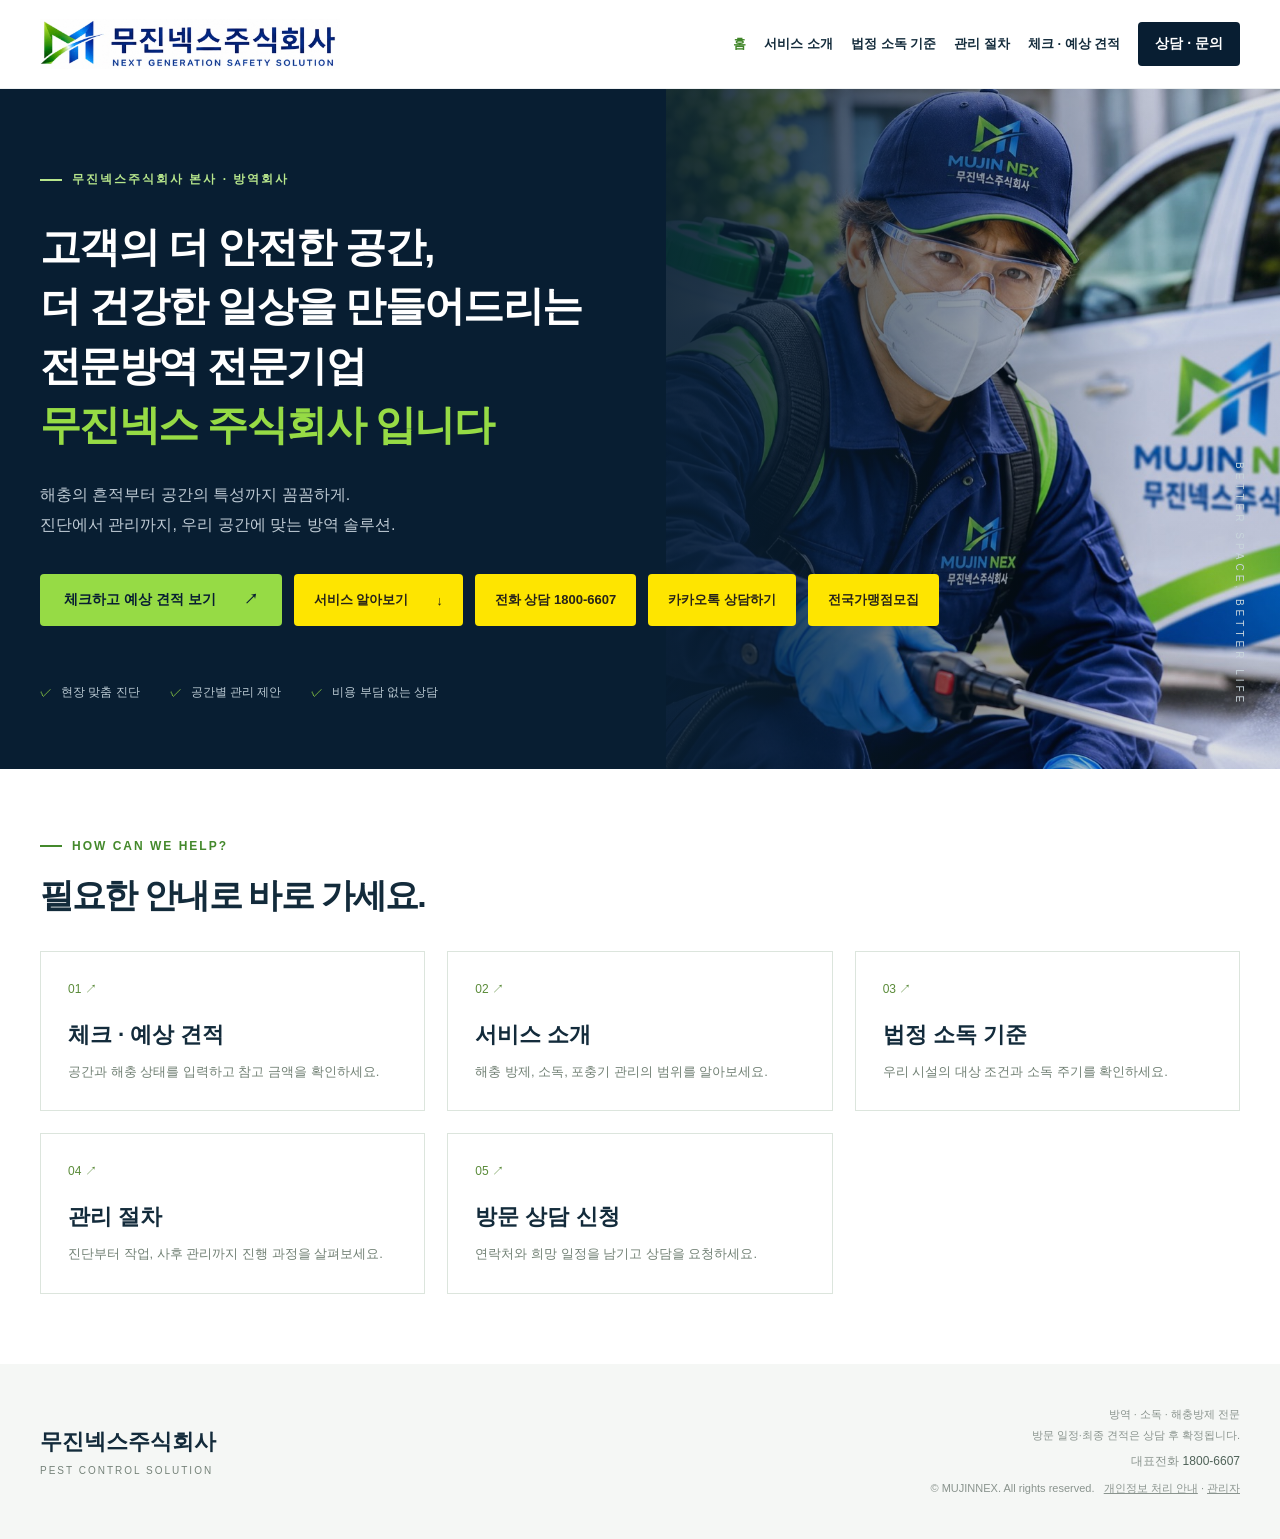
<file: index.html>
<!doctype html><html lang="ko"><head><meta name="google-site-verification" content="dt-d2UQp4EutwXsIsoVfvgOYEgc3FWD5rE39NpvRYqY"><link rel="canonical" href="https://www.mujinnex.co.kr/"><meta charset="utf-8"><meta name="viewport" content="width=device-width,initial-scale=1"><title>무진넥스주식회사 본사 | 방역회사·소독·해충방제 전문</title><meta name="description" content="무진넥스주식회사 본사 공식 홈페이지입니다. 방역회사로서 해충 방제·소독·법정 소독, 모래소독 및 위생용품 판매·렌탈을 제공합니다. 대표전화 1800-6607."><meta property="og:title" content="무진넥스주식회사 본사 | 방역회사·소독·해충방제 전문"><meta property="og:description" content="무진넥스주식회사 본사 공식 홈페이지입니다. 해충 방제와 소독을 제공하는 방역 전문회사입니다. 대표전화 1800-6607."><script type="application/ld+json">{"@context":"https://schema.org","@type":"Organization","name":"무진넥스주식회사","legalName":"무진넥스주식회사","url":"https://www.mujinnex.co.kr/","logo":"https://www.mujinnex.co.kr/assets/company-logo.jpg","telephone":"+82-1800-6607","description":"무진넥스주식회사 본사 공식 홈페이지. 방역·소독·해충방제 전문회사입니다."}</script><link rel="stylesheet" href="assets/site.css?v=company-intro-v1"><meta name="naver-site-verification" content="f2505be1710a19d1b36648f09661481941dbe799" /><meta name="naver-site-verification" content="abac2c5caf5da4918ce78c773e8d1bedbeb6e1d1" /></head><body><header><div class="nav"><a href="index.html" aria-current="page" class="logo" aria-label="무진넥스 홈"><img src="assets/company-logo.jpg" alt="무진넥스주식회사 로고"></a><button class="mobile-menu" aria-expanded="false" aria-controls="mainNav" type="button">메뉴 ☰</button><nav id="mainNav" aria-label="주 메뉴"><a href="index.html" aria-current="page">홈</a><a href="services.html">서비스 소개</a><a href="legal.html">법정 소독 기준</a><a href="process.html">관리 절차</a><a href="quote.html">체크 · 예상 견적</a><a href="contact.html" class="navcta">상담 · 문의</a></nav></div></header><main><div class="hero"><div class="hero-photo" role="img" aria-label="무진넥스 로고가 표시된 작업복을 입고 방역 장비를 사용하는 모습"></div><div class="hero-inner"><div class="eyebrow">무진넥스주식회사 본사 · 방역회사</div><h1 class="company-intro">고객의 더 안전한 공간,<br>더 건강한 일상을 만들어드리는<br>전문방역 전문기업<br><em>무진넥스 주식회사 입니다</em></h1><p>해충의 흔적부터 공간의 특성까지 꼼꼼하게.<br>진단에서 관리까지, 우리 공간에 맞는 방역 솔루션.</p><div class="hero-actions"><a href="quote.html" class="btn">체크하고 예상 견적 보기 <span>↗</span></a><a href="services.html" class="btn kakao-button">서비스 알아보기 <span>↓</span></a><a class="btn kakao-button" href="tel:18006607" target="_blank" rel="noopener noreferrer">전화 상담 1800-6607</a><a class="btn kakao-button" href="https://open.kakao.com/o/sp6mNoXi" target="_blank" rel="noopener noreferrer" aria-label="카카오톡 상담하기 (새 창)">카카오톡 상담하기</a><a class="btn kakao-button franchise-button" href="tel:18006607" aria-label="전국가맹점모집 문의 1800-6607">전국가맹점모집</a></div><div class="hero-bottom"><span>현장 맞춤 진단</span><span>공간별 관리 제안</span><span>비용 부담 없는 상담</span></div><div class="vertical">BETTER SPACE, BETTER LIFE</div></div></div><section class="home-gateway"><div class="wrap"><div class="eyebrow">HOW CAN WE HELP?</div><h2>필요한 안내로 바로 가세요.</h2><div class="gateway-grid"><a href="quote.html"><span>01 ↗</span><h3>체크 · 예상 견적</h3><p>공간과 해충 상태를 입력하고 참고 금액을 확인하세요.</p></a><a href="services.html"><span>02 ↗</span><h3>서비스 소개</h3><p>해충 방제, 소독, 포충기 관리의 범위를 알아보세요.</p></a><a href="legal.html"><span>03 ↗</span><h3>법정 소독 기준</h3><p>우리 시설의 대상 조건과 소독 주기를 확인하세요.</p></a><a href="process.html"><span>04 ↗</span><h3>관리 절차</h3><p>진단부터 작업, 사후 관리까지 진행 과정을 살펴보세요.</p></a><a href="contact.html"><span>05 ↗</span><h3>방문 상담 신청</h3><p>연락처와 희망 일정을 남기고 상담을 요청하세요.</p></a></div></div></section></main><footer><div class="footer-inner"><div class="footer-brand">무진넥스주식회사<small>PEST CONTROL SOLUTION</small></div><div class="footer-info">방역 · 소독 · 해충방제 전문<br>방문 일정·최종 견적은 상담 후 확정됩니다.<div class="footer-phones"><span>대표전화 <a href="tel:18006607">1800-6607</a></span></div>© MUJINNEX. All rights reserved. &nbsp; <a href="privacy.html">개인정보 처리 안내</a> · <a href="https://mujinnex-consultations.bigcat2.chatgpt.site/admin">관리자</a></div></div></footer><script src="assets/site.js"></script></body></html>
</file>
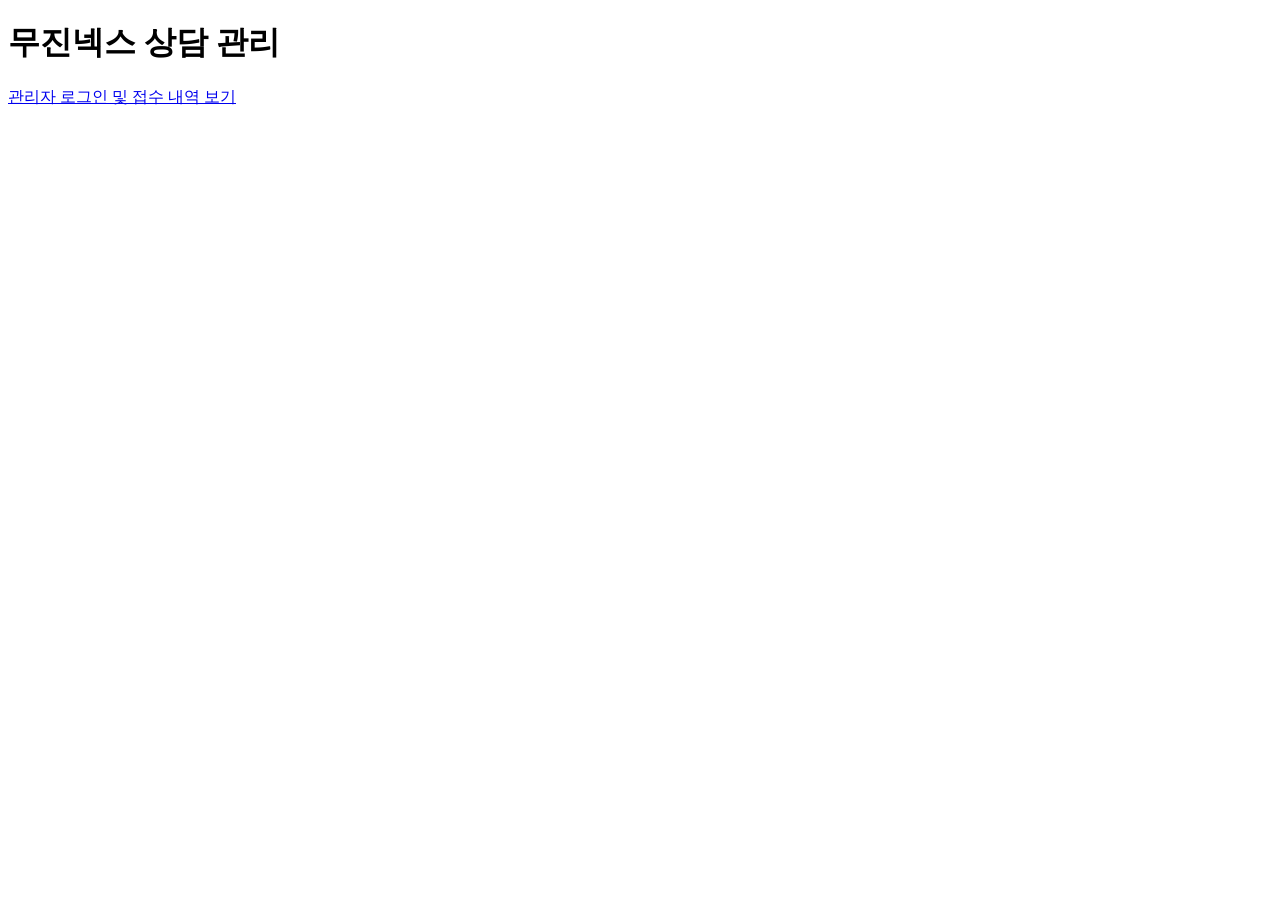
<file: admin.html>
<!doctype html><html lang="ko"><meta charset="utf-8"><meta name="viewport" content="width=device-width,initial-scale=1"><title>무진넥스 관리자</title><h1>무진넥스 상담 관리</h1><p><a href="https://mujinnex-consultations.bigcat2.chatgpt.site/admin">관리자 로그인 및 접수 내역 보기</a></p></html>
</file>
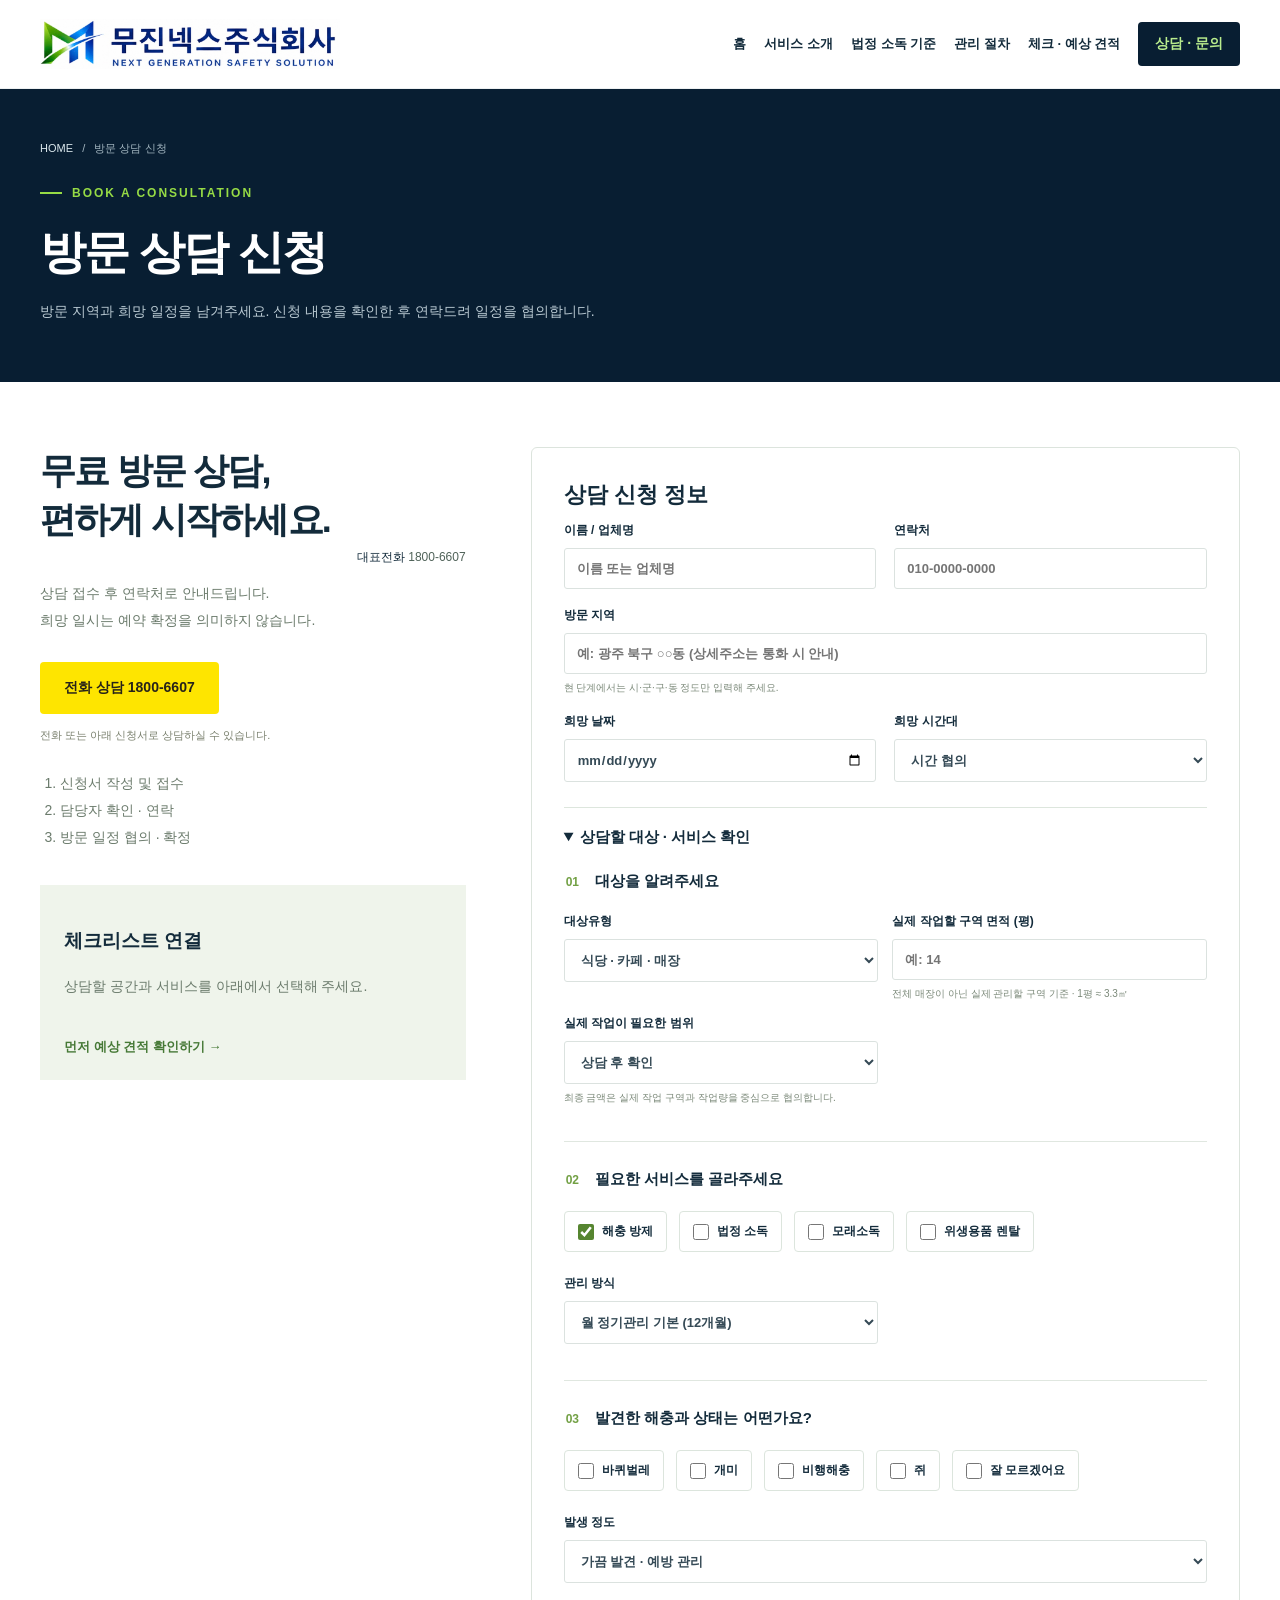
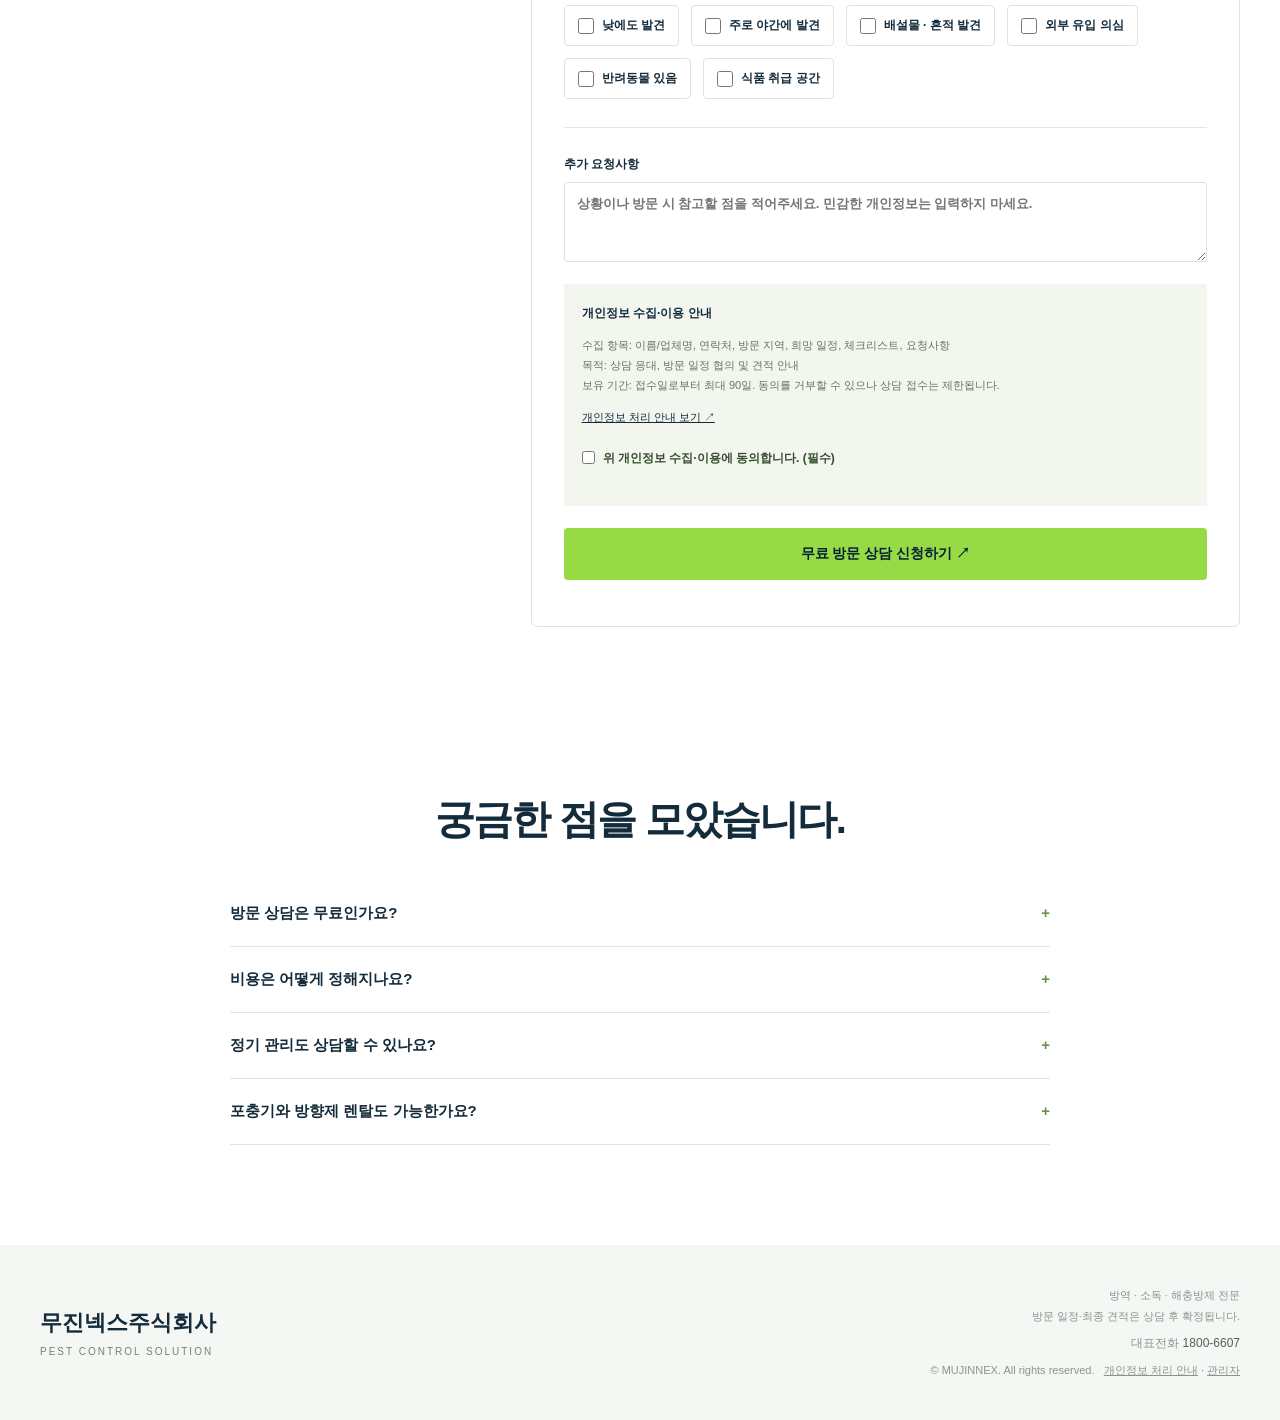
<file: contact.html>
<!doctype html><html lang="ko"><head><link rel="canonical" href="https://www.mujinnex.co.kr/contact.html"><meta charset="utf-8"><meta name="viewport" content="width=device-width,initial-scale=1"><title>방역 상담 신청 | 무진넥스주식회사 본사</title><meta name="description" content="무진넥스주식회사 본사 방역 상담 신청 페이지입니다. 해충 방제·소독, 모래소독과 위생용품 판매·렌탈을 문의하세요. 대표전화 1800-6607."><link rel="stylesheet" href="assets/site.css?v=company-hero-v1"></head><body><header><div class="nav"><a href="index.html" class="logo" aria-label="무진넥스 홈"><img src="assets/company-logo.jpg" alt="무진넥스주식회사 로고"></a><button class="mobile-menu" aria-expanded="false" aria-controls="mainNav" type="button">메뉴 ☰</button><nav id="mainNav" aria-label="주 메뉴"><a href="index.html">홈</a><a href="services.html">서비스 소개</a><a href="legal.html">법정 소독 기준</a><a href="process.html">관리 절차</a><a href="quote.html">체크 · 예상 견적</a><a href="contact.html" aria-current="page" class="navcta">상담 · 문의</a></nav></div></header><main><div class="page-banner"><div class="wrap"><div class="breadcrumbs"><a href="index.html">HOME</a> &nbsp; / &nbsp; 방문 상담 신청</div><div class="eyebrow">BOOK A CONSULTATION</div><h1>방문 상담 신청</h1><p>방문 지역과 희망 일정을 남겨주세요. 신청 내용을 확인한 후 연락드려 일정을 협의합니다.</p></div></div><section class="tool-section"><div class="wrap booking-layout"><div class="booking-intro"><h2>무료 방문 상담,<br>편하게 시작하세요.</h2><div class="footer-phones"><span>대표전화 <a href="tel:18006607">1800-6607</a></span></div><p>상담 접수 후 연락처로 안내드립니다.<br>희망 일시는 예약 확정을 의미하지 않습니다.</p><a class="btn kakao-button" href="tel:18006607" target="_blank" rel="noopener noreferrer">전화 상담 1800-6607</a><p class="chat-note">전화 또는 아래 신청서로 상담하실 수 있습니다.</p><ol><li>신청서 작성 및 접수</li><li>담당자 확인 · 연락</li><li>방문 일정 협의 · 확정</li></ol><div class="estimate-panel"><h3>체크리스트 연결</h3><p id="draftInfo">상담할 공간과 서비스를 아래에서 선택해 주세요.</p><a href="quote.html" class="section-link">먼저 예상 견적 확인하기 →</a></div></div><form class="form booking-form" id="bookingForm" action="https://formsubmit.co/mujinnex@naver.com" method="POST"><h3>상담 신청 정보</h3><div class="form-grid"><label>이름 / 업체명<input name="name" autocomplete="name" required maxlength="60" placeholder="이름 또는 업체명"></label><label>연락처<input name="phone" type="tel" autocomplete="tel" required maxlength="20" placeholder="010-0000-0000" pattern="[0-9\s-]{9,20}"></label><label class="full">방문 지역<input name="region" required minlength="2" maxlength="120" placeholder="예: 광주 북구 ○○동 (상세주소는 통화 시 안내)"><small>현 단계에서는 시·군·구·동 정도만 입력해 주세요.</small></label><label>희망 날짜<input name="preferredDate" type="date" required></label><label>희망 시간대<select name="preferredTime"><option value="any">시간 협의</option><option value="morning">오전</option><option value="afternoon">오후</option><option value="evening">저녁 (가능 여부 협의)</option></select></label></div><details class="booking-check" open><summary>상담할 대상 · 서비스 확인</summary><div id="bookingChecklist"><fieldset><legend><span>01</span> 대상을 알려주세요</legend><div class="form-grid"><label>대상유형<select name="space" required><option value="restaurant">식당 · 카페 · 매장</option><option value="home">주택 · 빌라 · 원룸</option><option value="facility">의료 · 학교 · 공공시설</option><option value="haccp">HACCP업체</option><option value="other">기타 공간</option></select></label><label>실제 작업할 구역 면적 (평)<input name="area" type="number" min="1" max="10000" step="0.1" placeholder="예: 14" required><small>전체 매장이 아닌 실제 관리할 구역 기준 · 1평 ≈ 3.3㎡</small></label><label>실제 작업이 필요한 범위<select name="scope"><option value="targeted">주방·창고 등 일부 구역</option><option value="whole">공간 전체</option><option value="unknown" selected>상담 후 확인</option></select><small>최종 금액은 실제 작업 구역과 작업량을 중심으로 협의합니다.</small></label></div></fieldset><fieldset><legend><span>02</span> 필요한 서비스를 골라주세요</legend><div class="choices"><label><input type="checkbox" name="services" value="pest" checked>해충 방제</label><label><input type="checkbox" name="services" value="legal">법정 소독</label><label><input type="checkbox" name="services" value="sand">모래소독</label><label><input type="checkbox" name="services" value="hygiene">위생용품 렌탈</label></div><div class="form-grid"><label>관리 방식<select name="frequency"><option value="monthly">월 정기관리 기본 (12개월)</option><option value="monthly_equipment">월 장비추가 정기관리 기본 (24개월)</option><option value="once">1회 방제관리 (상황에 맞게 방역)</option></select></label></div></fieldset><fieldset><legend><span>03</span> 발견한 해충과 상태는 어떤가요?</legend><div class="choices"><label><input type="checkbox" name="pests" value="cockroach">바퀴벌레</label><label><input type="checkbox" name="pests" value="ant">개미</label><label><input type="checkbox" name="pests" value="flying">비행해충</label><label><input type="checkbox" name="pests" value="rodent">쥐</label><label><input type="checkbox" name="pests" value="unknown">잘 모르겠어요</label></div><label>발생 정도<select name="severity"><option value="low">가끔 발견 · 예방 관리</option><option value="medium">반복 발견</option><option value="high">여러 곳에서 자주 발견</option><option value="unknown">판단이 어려워요</option></select></label><div class="choices signs"><label><input type="checkbox" name="signs" value="day">낮에도 발견</label><label><input type="checkbox" name="signs" value="night">주로 야간에 발견</label><label><input type="checkbox" name="signs" value="droppings">배설물 · 흔적 발견</label><label><input type="checkbox" name="signs" value="entry">외부 유입 의심</label><label><input type="checkbox" name="signs" value="pet">반려동물 있음</label><label><input type="checkbox" name="signs" value="food">식품 취급 공간</label></div></fieldset></div></details><label>추가 요청사항<textarea name="message" maxlength="1500" placeholder="상황이나 방문 시 참고할 점을 적어주세요. 민감한 개인정보는 입력하지 마세요."></textarea></label><div class="honeypot" aria-hidden="true"><label>Leave blank<input name="_honey" tabindex="-1" autocomplete="off"></label></div><input type="hidden" name="_subject" value="[무진넥스 상담] 새 홈페이지 상담 신청"><input type="hidden" name="_template" value="table"><input type="hidden" name="_url" value="https://www.mujinnex.co.kr/contact.html"><div class="privacy-consent"><strong>개인정보 수집·이용 안내</strong><p>수집 항목: 이름/업체명, 연락처, 방문 지역, 희망 일정, 체크리스트, 요청사항<br>목적: 상담 응대, 방문 일정 협의 및 견적 안내<br>보유 기간: 접수일로부터 최대 90일. 동의를 거부할 수 있으나 상담 접수는 제한됩니다.</p><a href="privacy.html" target="_blank" rel="noopener">개인정보 처리 안내 보기 ↗</a><label class="check"><input type="checkbox" name="consent" required>위 개인정보 수집·이용에 동의합니다. (필수)</label></div><button class="btn" type="submit">무료 방문 상담 신청하기 ↗</button><div class="form-status" role="status" id="bookingStatus"></div></form></div></section><section class="faq-section" id="faq"><div class="faq"><h2>궁금한 점을 모았습니다.</h2><details><summary>방문 상담은 무료인가요?</summary><p>네. 무진넥스는 현장 진단, 맞춤 견적, 해충 상담을 위한 무료 방문 상담을 안내하고 있습니다. 방문 가능 지역과 일정은 상담 시 확인해 주세요.</p></details><details><summary>비용은 어떻게 정해지나요?</summary><p>실제 관리할 구역의 면적과 발생 상태를 바탕으로 참고 견적을 안내합니다. 전체 공간이 넓어도 일부 구역만 작업한다면 해당 구역을 기준으로 상담하며, 최종 금액은 현장 확인 후 조정합니다.</p></details><details><summary>정기 관리도 상담할 수 있나요?</summary><p>네. 공간과 발생 상황에 따라 정기 관리 방식과 방문 주기를 상담하실 수 있습니다. 구체적인 조건은 현장 확인 후 협의합니다.</p></details><details><summary>포충기와 방향제 렌탈도 가능한가요?</summary><p>포충기 설치·렌탈·구매와 방향제 렌탈을 상담하실 수 있습니다. 방향제는 1대당 월 1만원을 참고 기준으로 안내합니다. 포충기·방향제는 정기 점검과 소모품·부품 교체 관리를 제공하며, 교체 품목과 주기는 제품 및 사용 상태에 따라 상담 시 안내합니다.</p></details></div></section></main><footer><div class="footer-inner"><div class="footer-brand">무진넥스주식회사<small>PEST CONTROL SOLUTION</small></div><div class="footer-info">방역 · 소독 · 해충방제 전문<br>방문 일정·최종 견적은 상담 후 확정됩니다.<div class="footer-phones"><span>대표전화 <a href="tel:18006607">1800-6607</a></span></div>© MUJINNEX. All rights reserved. &nbsp; <a href="privacy.html">개인정보 처리 안내</a> · <a href="https://mujinnex-consultations.bigcat2.chatgpt.site/admin">관리자</a></div></div></footer><script src="assets/site.js"></script><script type="module" src="assets/forms.js?v=qa-v6"></script></body></html>
</file>
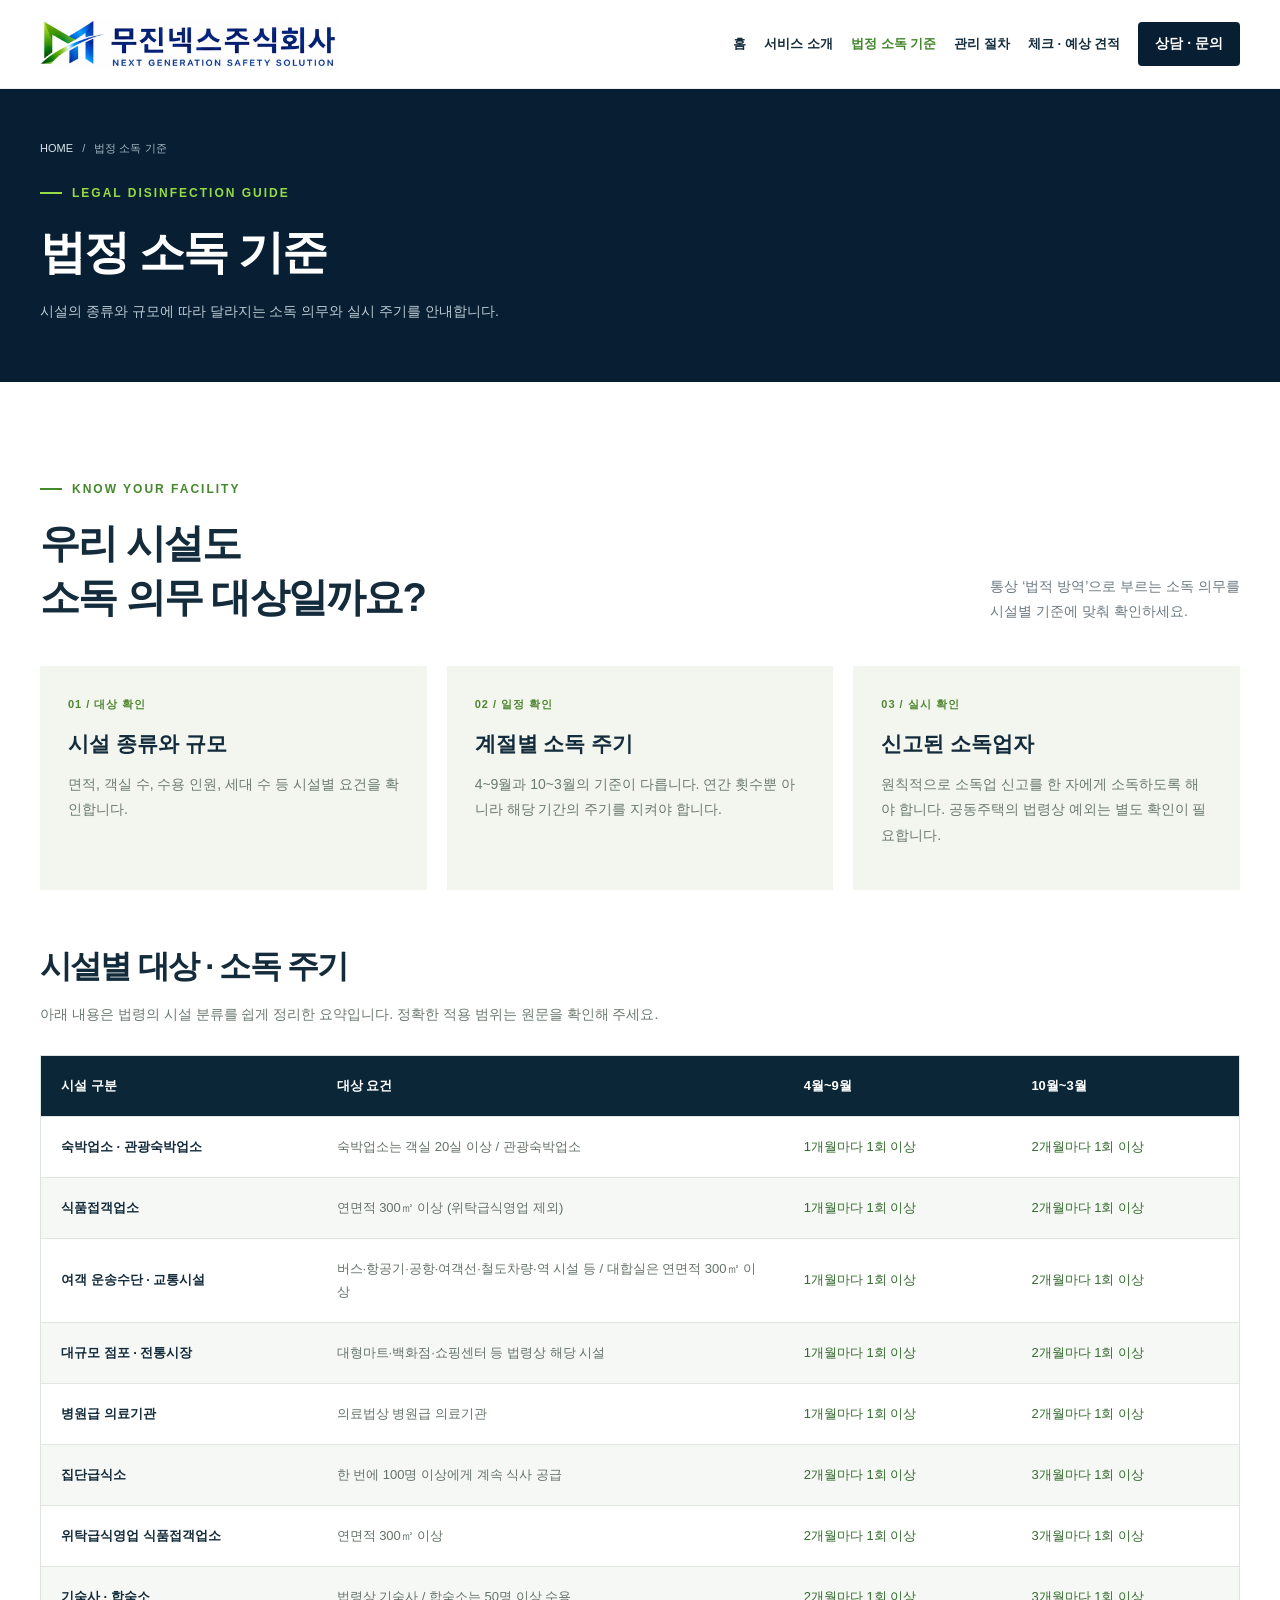
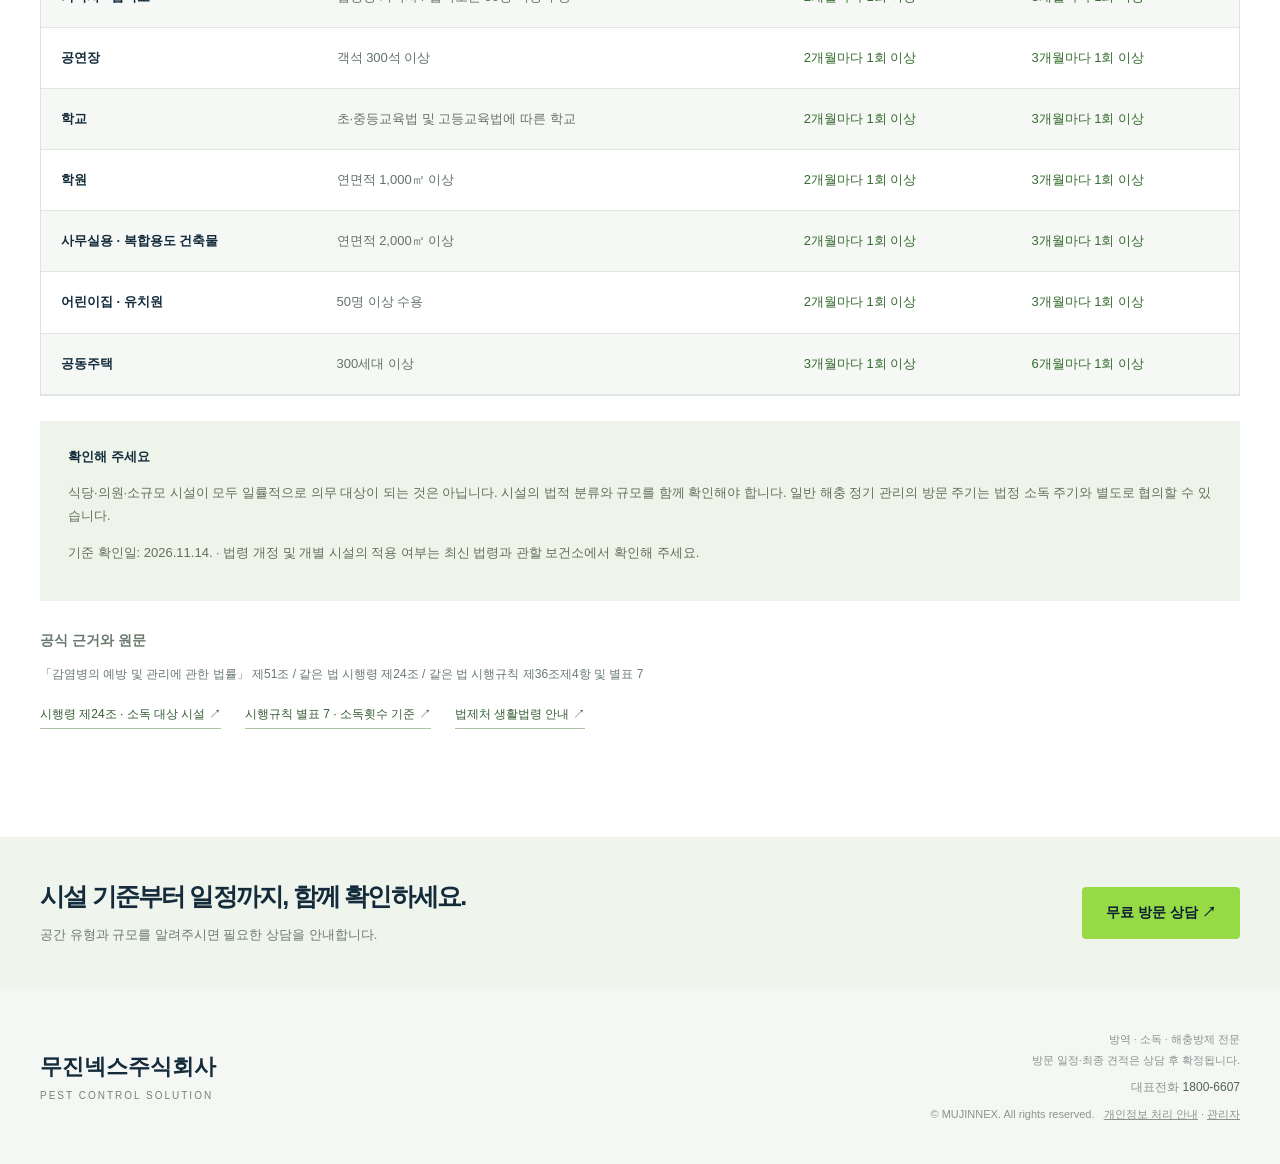
<file: legal.html>
<!doctype html><html lang="ko"><head><link rel="canonical" href="https://www.mujinnex.co.kr/legal.html"><meta charset="utf-8"><meta name="viewport" content="width=device-width,initial-scale=1"><meta name="description" content="감염병예방법에 따른 법정 소독 대상 시설과 소독 횟수 기준을 확인하세요. 무진넥스주식회사 본사가 방역·소독 상담을 도와드립니다. 대표전화 1800-6607."><title>법정 소독 대상·횟수 기준 | 무진넥스 방역회사 본사</title><link rel="stylesheet" href="assets/site.css?v=company-hero-v1"></head><body><header><div class="nav"><a href="index.html" class="logo" aria-label="무진넥스 홈"><img src="assets/company-logo.jpg" alt="무진넥스주식회사 로고"></a><button class="mobile-menu" aria-expanded="false" aria-controls="mainNav" type="button">메뉴 ☰</button><nav id="mainNav" aria-label="주 메뉴"><a href="index.html">홈</a><a href="services.html">서비스 소개</a><a href="legal.html" aria-current="page">법정 소독 기준</a><a href="process.html">관리 절차</a><a href="quote.html">체크 · 예상 견적</a><a href="contact.html" class="navcta">상담 · 문의</a></nav></div></header><main><div class="page-banner"><div class="wrap"><div class="breadcrumbs"><a href="index.html">HOME</a> &nbsp; / &nbsp; 법정 소독 기준</div><div class="eyebrow">LEGAL DISINFECTION GUIDE</div><h1>법정 소독 기준</h1><p>시설의 종류와 규모에 따라 달라지는 소독 의무와 실시 주기를 안내합니다.</p></div></div><section class="legal-intro"><div class="wrap"><div class="eyebrow">KNOW YOUR FACILITY</div><div class="section-head"><h2>우리 시설도<br>소독 의무 대상일까요?</h2><p>통상 ‘법적 방역’으로 부르는 소독 의무를<br>시설별 기준에 맞춰 확인하세요.</p></div><div class="legal-cards"><article><b>01 / 대상 확인</b><h3>시설 종류와 규모</h3><p>면적, 객실 수, 수용 인원, 세대 수 등 시설별 요건을 확인합니다.</p></article><article><b>02 / 일정 확인</b><h3>계절별 소독 주기</h3><p>4~9월과 10~3월의 기준이 다릅니다. 연간 횟수뿐 아니라 해당 기간의 주기를 지켜야 합니다.</p></article><article><b>03 / 실시 확인</b><h3>신고된 소독업자</h3><p>원칙적으로 소독업 신고를 한 자에게 소독하도록 해야 합니다. 공동주택의 법령상 예외는 별도 확인이 필요합니다.</p></article></div></div></section><section class="legal-table-section"><div class="wrap"><h2>시설별 대상 · 소독 주기</h2><p class="table-intro">아래 내용은 법령의 시설 분류를 쉽게 정리한 요약입니다. 정확한 적용 범위는 원문을 확인해 주세요.</p><div class="table-scroll" tabindex="0" role="region" aria-label="법정 소독 대상 및 주기 표"><table class="legal-table"><caption class="sr">시설별 소독 대상 요건과 4~9월, 10~3월 최소 소독 주기</caption><thead><tr><th scope="col">시설 구분</th><th scope="col">대상 요건</th><th scope="col">4월~9월</th><th scope="col">10월~3월</th></tr></thead><tbody><tr><th scope="row">숙박업소 · 관광숙박업소</th><td>숙박업소는 객실 20실 이상 / 관광숙박업소</td><td>1개월마다 1회 이상</td><td>2개월마다 1회 이상</td></tr><tr><th scope="row">식품접객업소</th><td>연면적 300㎡ 이상 (위탁급식영업 제외)</td><td>1개월마다 1회 이상</td><td>2개월마다 1회 이상</td></tr><tr><th scope="row">여객 운송수단 · 교통시설</th><td>버스·항공기·공항·여객선·철도차량·역 시설 등 / 대합실은 연면적 300㎡ 이상</td><td>1개월마다 1회 이상</td><td>2개월마다 1회 이상</td></tr><tr><th scope="row">대규모 점포 · 전통시장</th><td>대형마트·백화점·쇼핑센터 등 법령상 해당 시설</td><td>1개월마다 1회 이상</td><td>2개월마다 1회 이상</td></tr><tr><th scope="row">병원급 의료기관</th><td>의료법상 병원급 의료기관</td><td>1개월마다 1회 이상</td><td>2개월마다 1회 이상</td></tr><tr><th scope="row">집단급식소</th><td>한 번에 100명 이상에게 계속 식사 공급</td><td>2개월마다 1회 이상</td><td>3개월마다 1회 이상</td></tr><tr><th scope="row">위탁급식영업 식품접객업소</th><td>연면적 300㎡ 이상</td><td>2개월마다 1회 이상</td><td>3개월마다 1회 이상</td></tr><tr><th scope="row">기숙사 · 합숙소</th><td>법령상 기숙사 / 합숙소는 50명 이상 수용</td><td>2개월마다 1회 이상</td><td>3개월마다 1회 이상</td></tr><tr><th scope="row">공연장</th><td>객석 300석 이상</td><td>2개월마다 1회 이상</td><td>3개월마다 1회 이상</td></tr><tr><th scope="row">학교</th><td>초·중등교육법 및 고등교육법에 따른 학교</td><td>2개월마다 1회 이상</td><td>3개월마다 1회 이상</td></tr><tr><th scope="row">학원</th><td>연면적 1,000㎡ 이상</td><td>2개월마다 1회 이상</td><td>3개월마다 1회 이상</td></tr><tr><th scope="row">사무실용 · 복합용도 건축물</th><td>연면적 2,000㎡ 이상</td><td>2개월마다 1회 이상</td><td>3개월마다 1회 이상</td></tr><tr><th scope="row">어린이집 · 유치원</th><td>50명 이상 수용</td><td>2개월마다 1회 이상</td><td>3개월마다 1회 이상</td></tr><tr><th scope="row">공동주택</th><td>300세대 이상</td><td>3개월마다 1회 이상</td><td>6개월마다 1회 이상</td></tr></tbody></table></div><div class="legal-note"><strong>확인해 주세요</strong><p>식당·의원·소규모 시설이 모두 일률적으로 의무 대상이 되는 것은 아닙니다. 시설의 법적 분류와 규모를 함께 확인해야 합니다. 일반 해충 정기 관리의 방문 주기는 법정 소독 주기와 별도로 협의할 수 있습니다.</p><p>기준 확인일: 2026.11.14. · 법령 개정 및 개별 시설의 적용 여부는 최신 법령과 관할 보건소에서 확인해 주세요.</p></div><div class="legal-sources"><h3>공식 근거와 원문</h3><p>「감염병의 예방 및 관리에 관한 법률」 제51조 / 같은 법 시행령 제24조 / 같은 법 시행규칙 제36조제4항 및 별표 7</p><a href="https://www.law.go.kr/LSW/lsLinkCommonInfo.do?chrClsCd=010202&amp;lspttninfSeq=104564" target="_blank" rel="noopener">시행령 제24조 · 소독 대상 시설 ↗</a><a href="https://www.law.go.kr/lsBylInfoPLinkR.do?bylBrNo=00&amp;bylCls=BE&amp;bylNo=0007&amp;lsNm=감염병의%20예방%20및%20관리에%20관한%20법률%20시행규칙" target="_blank" rel="noopener">시행규칙 별표 7 · 소독횟수 기준 ↗</a><a href="https://easylaw.go.kr/CSP/CnpClsMainBtr.laf?ccfNo=2&amp;cciNo=2&amp;cnpClsNo=2&amp;csmSeq=830&amp;popMenu=ov" target="_blank" rel="noopener">법제처 생활법령 안내 ↗</a></div></div></section><aside class="page-cta"><div class="wrap"><div><h2>시설 기준부터 일정까지, 함께 확인하세요.</h2><p>공간 유형과 규모를 알려주시면 필요한 상담을 안내합니다.</p></div><a class="btn" href="contact.html">무료 방문 상담 ↗</a></div></aside></main><footer><div class="footer-inner"><div class="footer-brand">무진넥스주식회사<small>PEST CONTROL SOLUTION</small></div><div class="footer-info">방역 · 소독 · 해충방제 전문<br>방문 일정·최종 견적은 상담 후 확정됩니다.<div class="footer-phones"><span>대표전화 <a href="tel:18006607">1800-6607</a></span></div>© MUJINNEX. All rights reserved. &nbsp; <a href="privacy.html">개인정보 처리 안내</a> · <a href="https://mujinnex-consultations.bigcat2.chatgpt.site/admin">관리자</a></div></div></footer><script src="assets/site.js"></script></body></html>
</file>
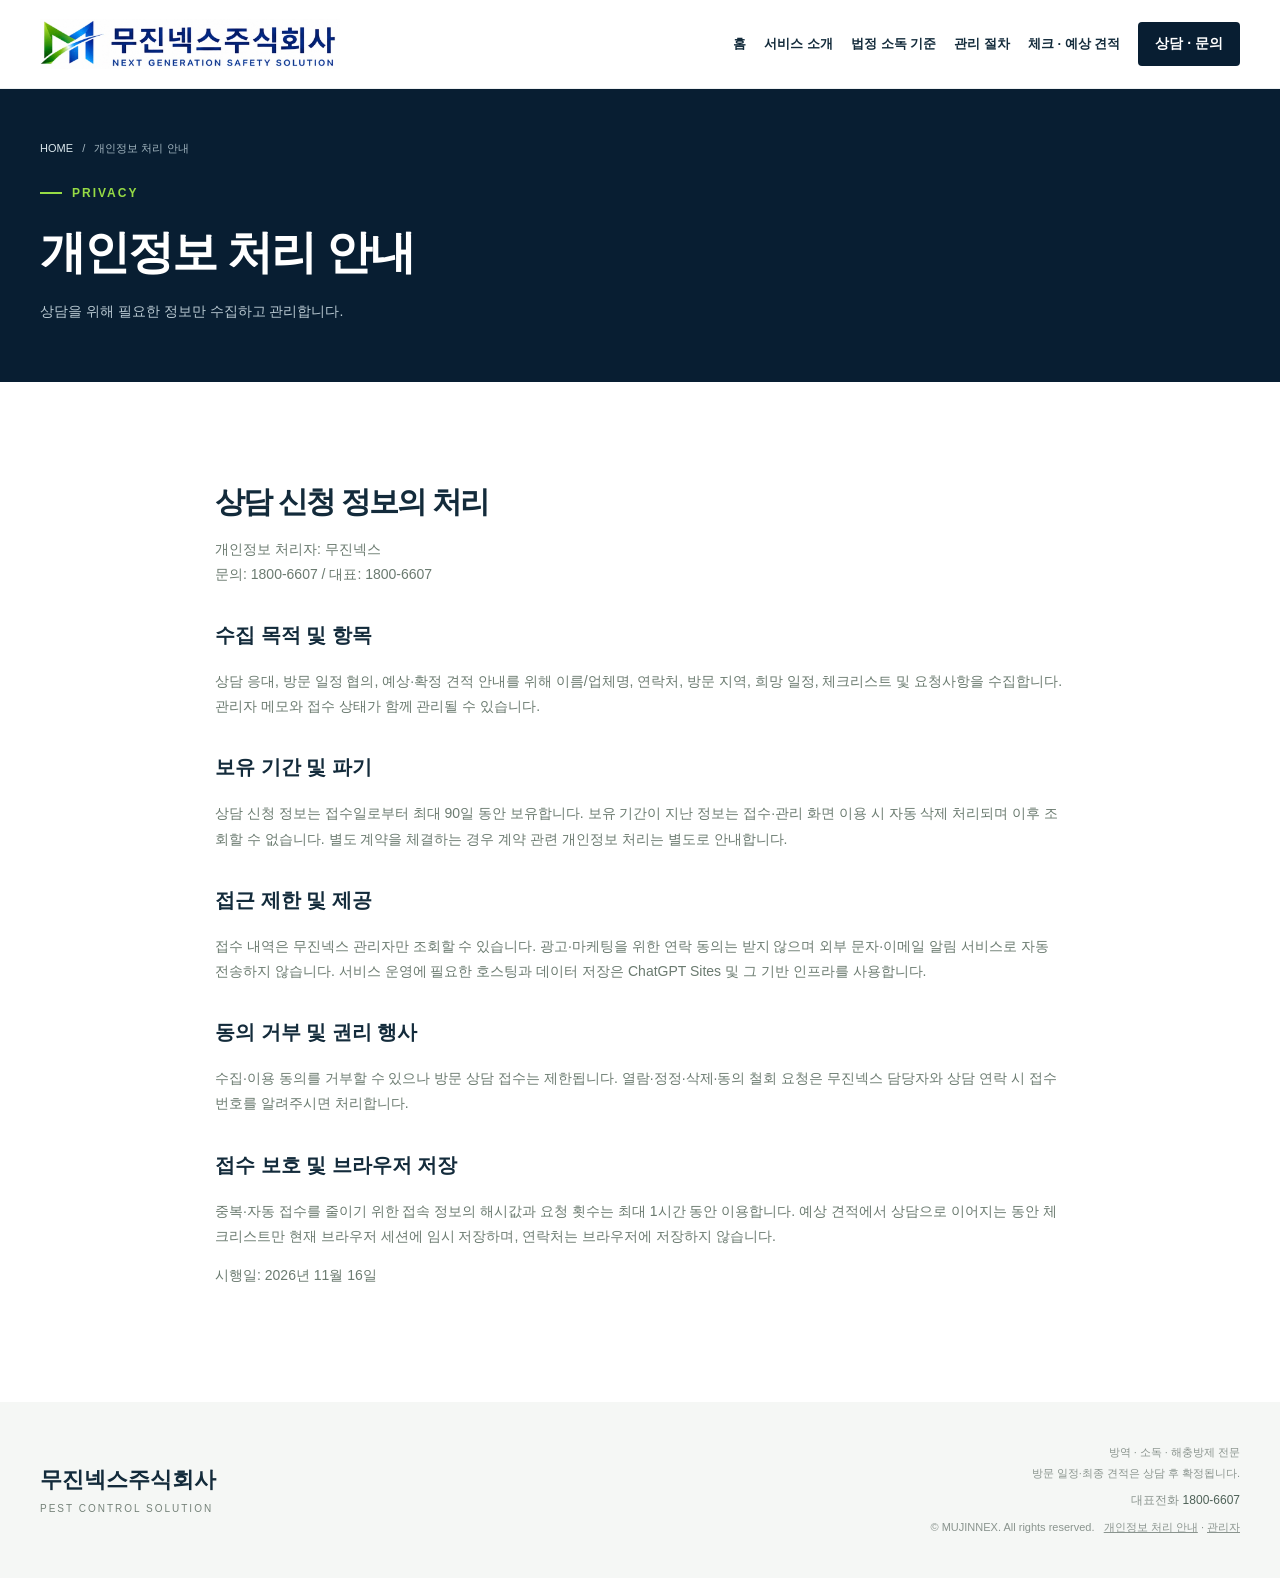
<file: privacy.html>
<!doctype html><html lang="ko"><head><link rel="canonical" href="https://www.mujinnex.co.kr/privacy.html"><meta charset="utf-8"><meta name="viewport" content="width=device-width,initial-scale=1"><title>개인정보 처리방침 | 무진넥스주식회사</title><meta name="description" content="무진넥스주식회사의 홈페이지 개인정보 처리 안내입니다."><link rel="stylesheet" href="assets/site.css?v=company-hero-v1"></head><body><header><div class="nav"><a href="index.html" class="logo" aria-label="무진넥스 홈"><img src="assets/company-logo.jpg" alt="무진넥스주식회사 로고"></a><button class="mobile-menu" aria-expanded="false" aria-controls="mainNav" type="button">메뉴 ☰</button><nav id="mainNav" aria-label="주 메뉴"><a href="index.html">홈</a><a href="services.html">서비스 소개</a><a href="legal.html">법정 소독 기준</a><a href="process.html">관리 절차</a><a href="quote.html">체크 · 예상 견적</a><a href="contact.html" class="navcta">상담 · 문의</a></nav></div></header><main><div class="page-banner"><div class="wrap"><div class="breadcrumbs"><a href="index.html">HOME</a> &nbsp; / &nbsp; 개인정보 처리 안내</div><div class="eyebrow">PRIVACY</div><h1>개인정보 처리 안내</h1><p>상담을 위해 필요한 정보만 수집하고 관리합니다.</p></div></div><section><div class="wrap privacy-page"><h2>상담 신청 정보의 처리</h2><p>개인정보 처리자: 무진넥스<br>문의: <a href="tel:18006607">1800-6607</a> / 대표: <a href="tel:18006607">1800-6607</a></p><h3>수집 목적 및 항목</h3><p>상담 응대, 방문 일정 협의, 예상·확정 견적 안내를 위해 이름/업체명, 연락처, 방문 지역, 희망 일정, 체크리스트 및 요청사항을 수집합니다. 관리자 메모와 접수 상태가 함께 관리될 수 있습니다.</p><h3>보유 기간 및 파기</h3><p>상담 신청 정보는 접수일로부터 최대 90일 동안 보유합니다. 보유 기간이 지난 정보는 접수·관리 화면 이용 시 자동 삭제 처리되며 이후 조회할 수 없습니다. 별도 계약을 체결하는 경우 계약 관련 개인정보 처리는 별도로 안내합니다.</p><h3>접근 제한 및 제공</h3><p>접수 내역은 무진넥스 관리자만 조회할 수 있습니다. 광고·마케팅을 위한 연락 동의는 받지 않으며 외부 문자·이메일 알림 서비스로 자동 전송하지 않습니다. 서비스 운영에 필요한 호스팅과 데이터 저장은 ChatGPT Sites 및 그 기반 인프라를 사용합니다.</p><h3>동의 거부 및 권리 행사</h3><p>수집·이용 동의를 거부할 수 있으나 방문 상담 접수는 제한됩니다. 열람·정정·삭제·동의 철회 요청은 무진넥스 담당자와 상담 연락 시 접수번호를 알려주시면 처리합니다.</p><h3>접수 보호 및 브라우저 저장</h3><p>중복·자동 접수를 줄이기 위한 접속 정보의 해시값과 요청 횟수는 최대 1시간 동안 이용합니다. 예상 견적에서 상담으로 이어지는 동안 체크리스트만 현재 브라우저 세션에 임시 저장하며, 연락처는 브라우저에 저장하지 않습니다.</p><p>시행일: 2026년 11월 16일</p></div></section></main><footer><div class="footer-inner"><div class="footer-brand">무진넥스주식회사<small>PEST CONTROL SOLUTION</small></div><div class="footer-info">방역 · 소독 · 해충방제 전문<br>방문 일정·최종 견적은 상담 후 확정됩니다.<div class="footer-phones"><span>대표전화 <a href="tel:18006607">1800-6607</a></span></div>© MUJINNEX. All rights reserved. &nbsp; <a href="privacy.html">개인정보 처리 안내</a> · <a href="https://mujinnex-consultations.bigcat2.chatgpt.site/admin">관리자</a></div></div></footer><script src="assets/site.js"></script></body></html>
</file>
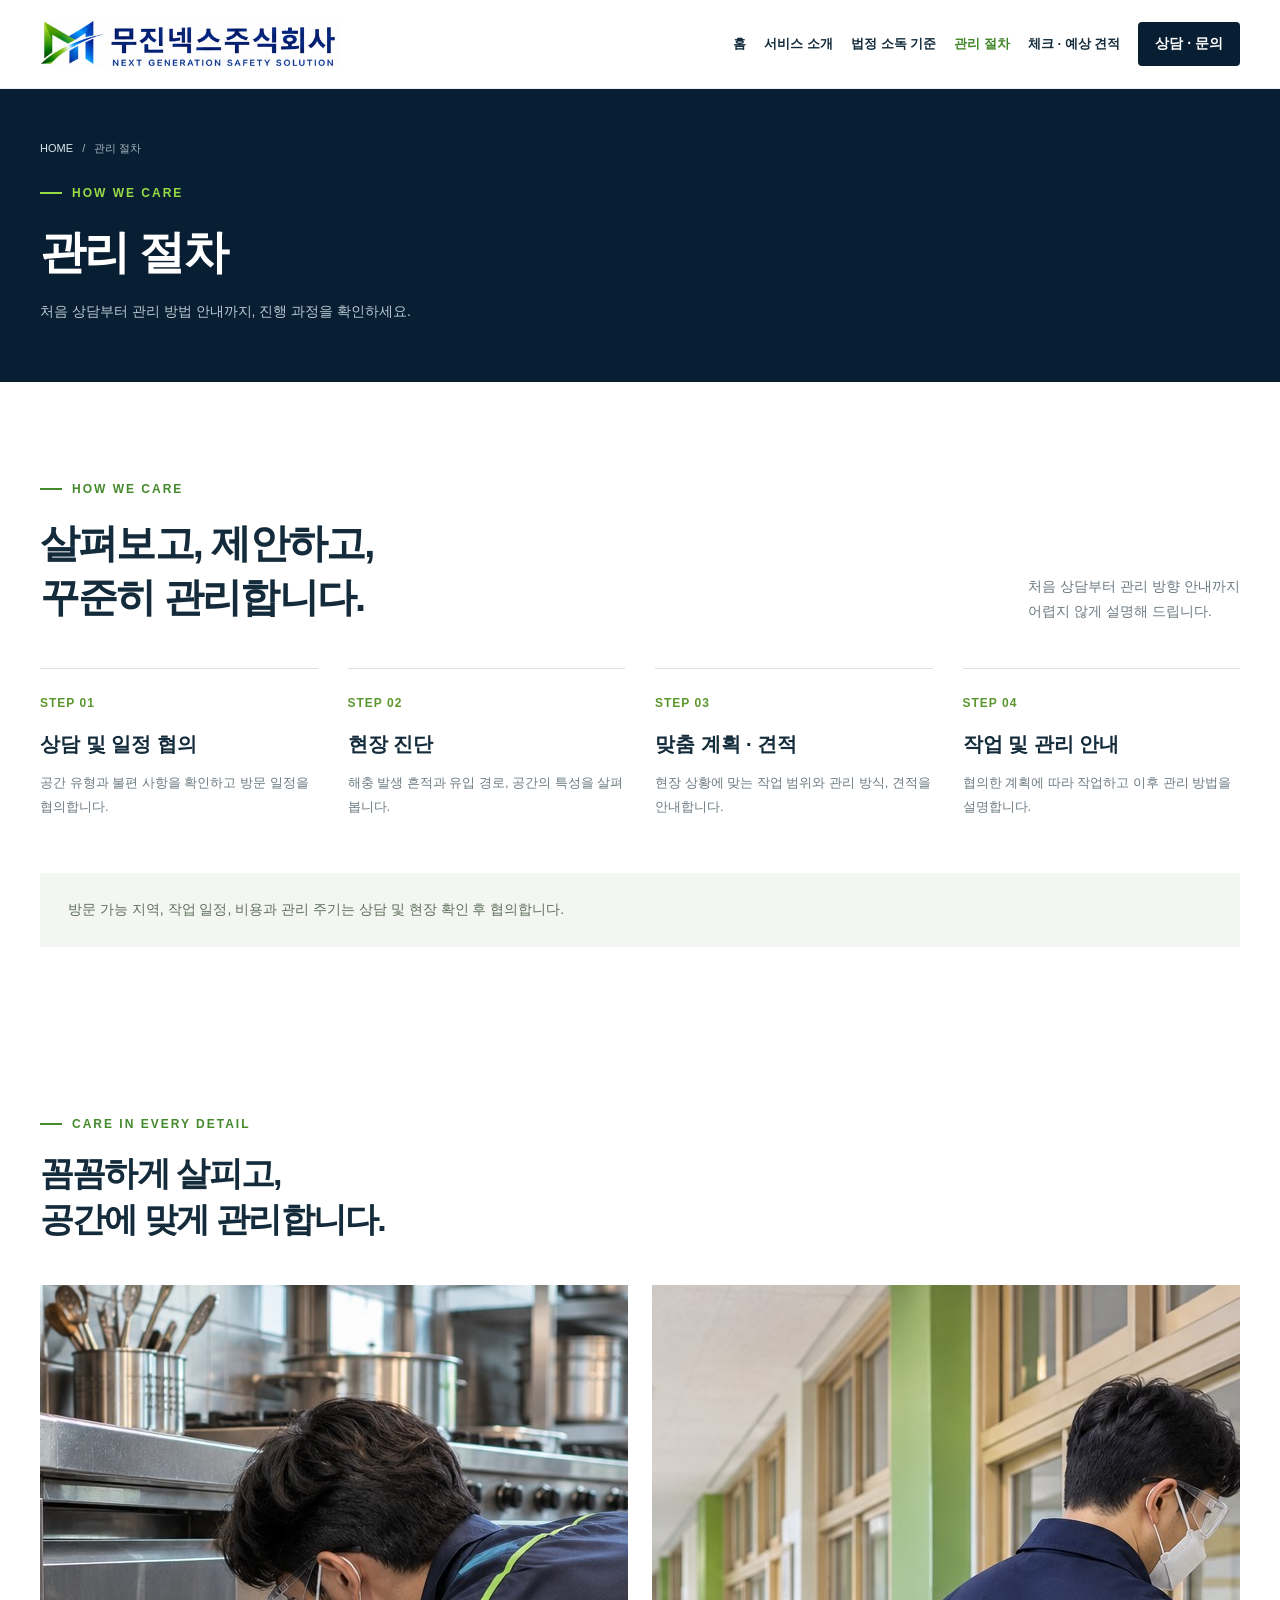
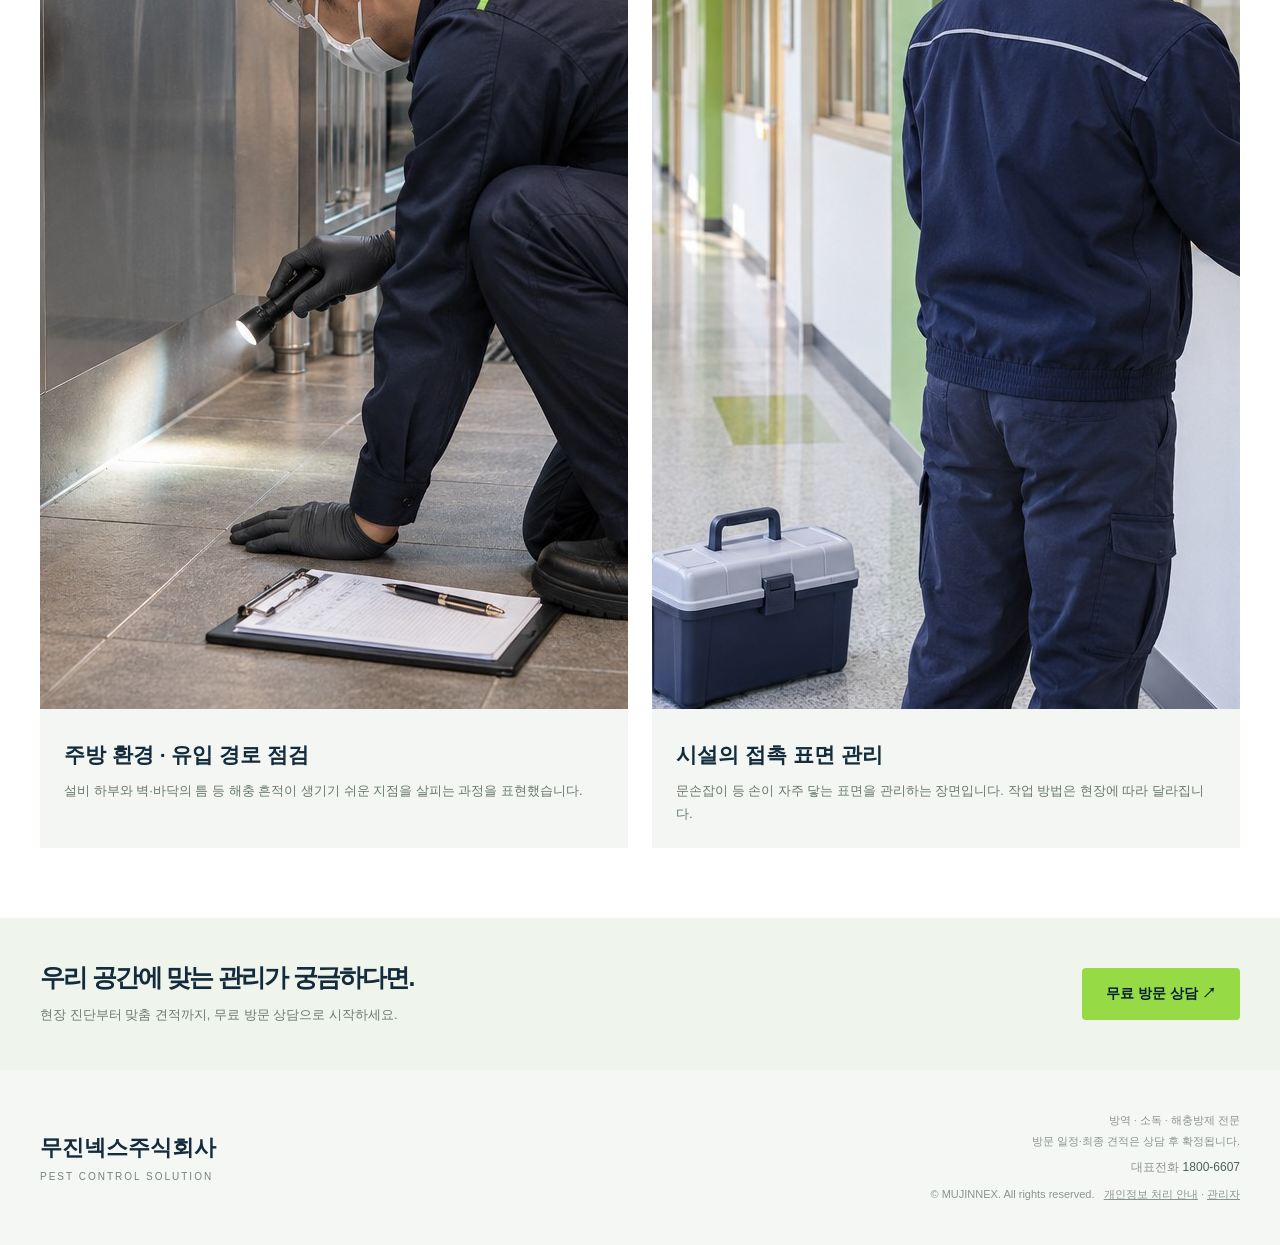
<file: process.html>
<!doctype html><html lang="ko"><head><link rel="canonical" href="https://www.mujinnex.co.kr/process.html"><meta charset="utf-8"><meta name="viewport" content="width=device-width,initial-scale=1"><meta name="description" content="현장 진단부터 맞춤 방역 계획, 해충 방제·소독 작업과 사후 관리까지. 무진넥스주식회사 본사의 방역 관리 절차를 안내합니다. 대표전화 1800-6607."><title>방역 관리 절차 | 무진넥스주식회사 본사</title><link rel="stylesheet" href="assets/site.css?v=company-hero-v1"></head><body class=""><header><div class="nav"><a href="index.html" class="logo" aria-label="무진넥스 홈"><img src="assets/company-logo.jpg" alt="무진넥스주식회사 로고"></a><button class="mobile-menu" aria-expanded="false" aria-controls="mainNav" type="button">메뉴 ☰</button><nav id="mainNav" aria-label="주 메뉴"><a href="index.html">홈</a><a href="services.html">서비스 소개</a><a href="legal.html">법정 소독 기준</a><a href="process.html" aria-current="page">관리 절차</a><a href="quote.html">체크 · 예상 견적</a><a href="contact.html" class="navcta">상담 · 문의</a></nav></div></header><main><div class="page-banner"><div class="wrap"><div class="breadcrumbs"><a href="index.html">HOME</a> &nbsp; / &nbsp; 관리 절차</div><div class="eyebrow">HOW WE CARE</div><h1>관리 절차</h1><p>처음 상담부터 관리 방법 안내까지, 진행 과정을 확인하세요.</p></div></div><section id="process"><div class="wrap"><div class="eyebrow">HOW WE CARE</div><div class="section-head"><h2>살펴보고, 제안하고,<br>꾸준히 관리합니다.</h2><p>처음 상담부터 관리 방향 안내까지<br>어렵지 않게 설명해 드립니다.</p></div><div class="process"><article class="step"><b>STEP 01</b><h3>상담 및 일정 협의</h3><p>공간 유형과 불편 사항을 확인하고 방문 일정을 협의합니다.</p></article><article class="step"><b>STEP 02</b><h3>현장 진단</h3><p>해충 발생 흔적과 유입 경로, 공간의 특성을 살펴봅니다.</p></article><article class="step"><b>STEP 03</b><h3>맞춤 계획 · 견적</h3><p>현장 상황에 맞는 작업 범위와 관리 방식, 견적을 안내합니다.</p></article><article class="step"><b>STEP 04</b><h3>작업 및 관리 안내</h3><p>협의한 계획에 따라 작업하고 이후 관리 방법을 설명합니다.</p></article></div><div class="process-note">방문 가능 지역, 작업 일정, 비용과 관리 주기는 상담 및 현장 확인 후 협의합니다.</div></div></section><section class="field-section"><div class="wrap"><div class="eyebrow">CARE IN EVERY DETAIL</div><div class="section-head"><h2>꼼꼼하게 살피고,<br>공간에 맞게 관리합니다.</h2></div><div class="field-grid"><figure class="field-card"><img src="assets/field-kitchen.jpg" alt="AI로 제작한 주방 하부 해충 흔적 점검 장면" loading="lazy" width="1536" height="1024"><figcaption><h3>주방 환경 · 유입 경로 점검</h3><p>설비 하부와 벽·바닥의 틈 등 해충 흔적이 생기기 쉬운 지점을 살피는 과정을 표현했습니다.</p></figcaption></figure><figure class="field-card"><img src="assets/field-school.jpg" alt="AI로 제작한 빈 학교 복도 문손잡이 표면 소독 장면" loading="lazy" width="1536" height="1024"><figcaption><h3>시설의 접촉 표면 관리</h3><p>문손잡이 등 손이 자주 닿는 표면을 관리하는 장면입니다. 작업 방법은 현장에 따라 달라집니다.</p></figcaption></figure></div></div></section><aside class="page-cta"><div class="wrap"><div><h2>우리 공간에 맞는 관리가 궁금하다면.</h2><p>현장 진단부터 맞춤 견적까지, 무료 방문 상담으로 시작하세요.</p></div><a class="btn" href="contact.html">무료 방문 상담 ↗</a></div></aside></main><footer><div class="footer-inner"><div class="footer-brand">무진넥스주식회사<small>PEST CONTROL SOLUTION</small></div><div class="footer-info">방역 · 소독 · 해충방제 전문<br>방문 일정·최종 견적은 상담 후 확정됩니다.<div class="footer-phones"><span>대표전화 <a href="tel:18006607">1800-6607</a></span></div>© MUJINNEX. All rights reserved. &nbsp; <a href="privacy.html">개인정보 처리 안내</a> · <a href="https://mujinnex-consultations.bigcat2.chatgpt.site/admin">관리자</a></div></div></footer><script src="assets/site.js"></script></body></html>
</file>
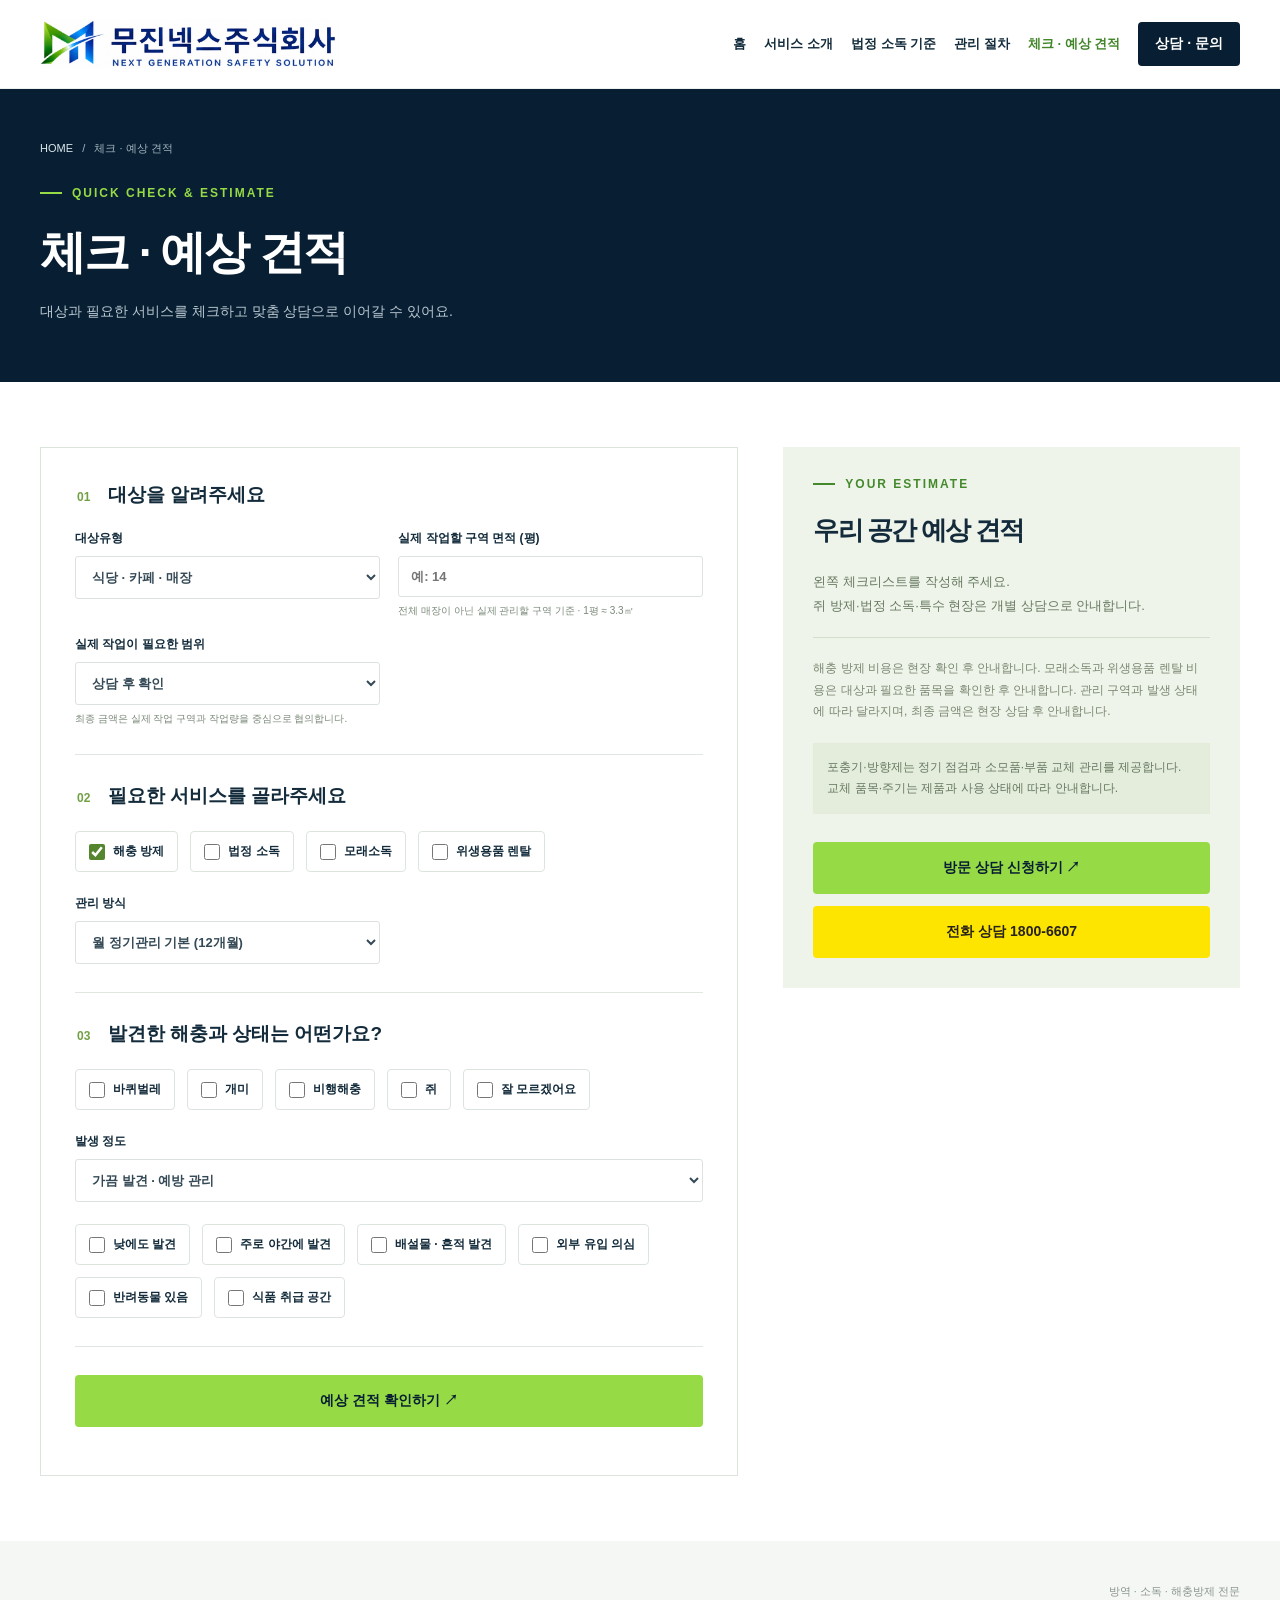
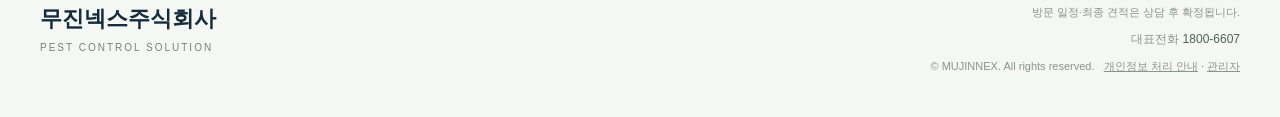
<file: quote.html>
<!doctype html><html lang="ko"><head><link rel="canonical" href="https://www.mujinnex.co.kr/quote.html"><meta charset="utf-8"><meta name="viewport" content="width=device-width,initial-scale=1"><title>방역 견적·무료 상담 | 무진넥스주식회사 본사</title><meta name="description" content="공간 유형과 면적, 필요한 방역 서비스를 선택해 무진넥스주식회사 본사에 상담을 신청하세요. 해충 방제·소독 전문 방역회사, 대표전화 1800-6607."><link rel="stylesheet" href="assets/site.css?v=company-hero-v1"></head><body><header><div class="nav"><a href="index.html" class="logo" aria-label="무진넥스 홈"><img src="assets/company-logo.jpg" alt="무진넥스주식회사 로고"></a><button class="mobile-menu" aria-expanded="false" aria-controls="mainNav" type="button">메뉴 ☰</button><nav id="mainNav" aria-label="주 메뉴"><a href="index.html">홈</a><a href="services.html">서비스 소개</a><a href="legal.html">법정 소독 기준</a><a href="process.html">관리 절차</a><a href="quote.html" aria-current="page">체크 · 예상 견적</a><a href="contact.html" class="navcta">상담 · 문의</a></nav></div></header><main><div class="page-banner"><div class="wrap"><div class="breadcrumbs"><a href="index.html">HOME</a> &nbsp; / &nbsp; 체크 · 예상 견적</div><div class="eyebrow">QUICK CHECK & ESTIMATE</div><h1>체크 · 예상 견적</h1><p>대상과 필요한 서비스를 체크하고 맞춤 상담으로 이어갈 수 있어요.</p></div></div><section class="tool-section"><div class="wrap tool-layout"><form id="quoteForm" class="checklist-form"><fieldset><legend><span>01</span> 대상을 알려주세요</legend><div class="form-grid"><label>대상유형<select name="space" required><option value="restaurant">식당 · 카페 · 매장</option><option value="home">주택 · 빌라 · 원룸</option><option value="facility">의료 · 학교 · 공공시설</option><option value="haccp">HACCP업체</option><option value="other">기타 공간</option></select></label><label>실제 작업할 구역 면적 (평)<input name="area" type="number" min="1" max="10000" step="0.1" placeholder="예: 14" required><small>전체 매장이 아닌 실제 관리할 구역 기준 · 1평 ≈ 3.3㎡</small></label><label>실제 작업이 필요한 범위<select name="scope"><option value="targeted">주방·창고 등 일부 구역</option><option value="whole">공간 전체</option><option value="unknown" selected>상담 후 확인</option></select><small>최종 금액은 실제 작업 구역과 작업량을 중심으로 협의합니다.</small></label></div></fieldset><fieldset><legend><span>02</span> 필요한 서비스를 골라주세요</legend><div class="choices"><label><input type="checkbox" name="services" value="pest" checked>해충 방제</label><label><input type="checkbox" name="services" value="legal">법정 소독</label><label><input type="checkbox" name="services" value="sand">모래소독</label><label><input type="checkbox" name="services" value="hygiene">위생용품 렌탈</label></div><div class="form-grid"><label>관리 방식<select name="frequency"><option value="monthly">월 정기관리 기본 (12개월)</option><option value="monthly_equipment">월 장비추가 정기관리 기본 (24개월)</option><option value="once">1회 방제관리 (상황에 맞게 방역)</option></select></label></div></fieldset><fieldset><legend><span>03</span> 발견한 해충과 상태는 어떤가요?</legend><div class="choices"><label><input type="checkbox" name="pests" value="cockroach">바퀴벌레</label><label><input type="checkbox" name="pests" value="ant">개미</label><label><input type="checkbox" name="pests" value="flying">비행해충</label><label><input type="checkbox" name="pests" value="rodent">쥐</label><label><input type="checkbox" name="pests" value="unknown">잘 모르겠어요</label></div><label>발생 정도<select name="severity"><option value="low">가끔 발견 · 예방 관리</option><option value="medium">반복 발견</option><option value="high">여러 곳에서 자주 발견</option><option value="unknown">판단이 어려워요</option></select></label><div class="choices signs"><label><input type="checkbox" name="signs" value="day">낮에도 발견</label><label><input type="checkbox" name="signs" value="night">주로 야간에 발견</label><label><input type="checkbox" name="signs" value="droppings">배설물 · 흔적 발견</label><label><input type="checkbox" name="signs" value="entry">외부 유입 의심</label><label><input type="checkbox" name="signs" value="pet">반려동물 있음</label><label><input type="checkbox" name="signs" value="food">식품 취급 공간</label></div></fieldset><button class="btn" type="submit">예상 견적 확인하기 ↗</button><p class="form-status" role="status" id="quoteStatus"></p></form><aside class="estimate-panel"><div class="eyebrow">YOUR ESTIMATE</div><h2>우리 공간 예상 견적</h2><div id="estimateResult" aria-live="polite"><p>왼쪽 체크리스트를 작성해 주세요.<br>쥐 방제·법정 소독·특수 현장은 개별 상담으로 안내합니다.</p></div><div class="estimate-foot">해충 방제 비용은 현장 확인 후 안내합니다. 모래소독과 위생용품 렌탈 비용은 대상과 필요한 품목을 확인한 후 안내합니다. 관리 구역과 발생 상태에 따라 달라지며, 최종 금액은 현장 상담 후 안내합니다.</div><p class="rental-maintenance">포충기·방향제는 정기 점검과 소모품·부품 교체 관리를 제공합니다. 교체 품목·주기는 제품과 사용 상태에 따라 안내합니다.</p><a class="btn" href="contact.html" id="quoteContact">방문 상담 신청하기 ↗</a><a class="btn kakao-button" href="tel:18006607" target="_blank" rel="noopener noreferrer">전화 상담 1800-6607</a></aside></div></section></main><footer><div class="footer-inner"><div class="footer-brand">무진넥스주식회사<small>PEST CONTROL SOLUTION</small></div><div class="footer-info">방역 · 소독 · 해충방제 전문<br>방문 일정·최종 견적은 상담 후 확정됩니다.<div class="footer-phones"><span>대표전화 <a href="tel:18006607">1800-6607</a></span></div>© MUJINNEX. All rights reserved. &nbsp; <a href="privacy.html">개인정보 처리 안내</a> · <a href="https://mujinnex-consultations.bigcat2.chatgpt.site/admin">관리자</a></div></div></footer><script src="assets/site.js"></script><script type="module" src="assets/forms.js?v=qa-v7"></script></body></html>
</file>
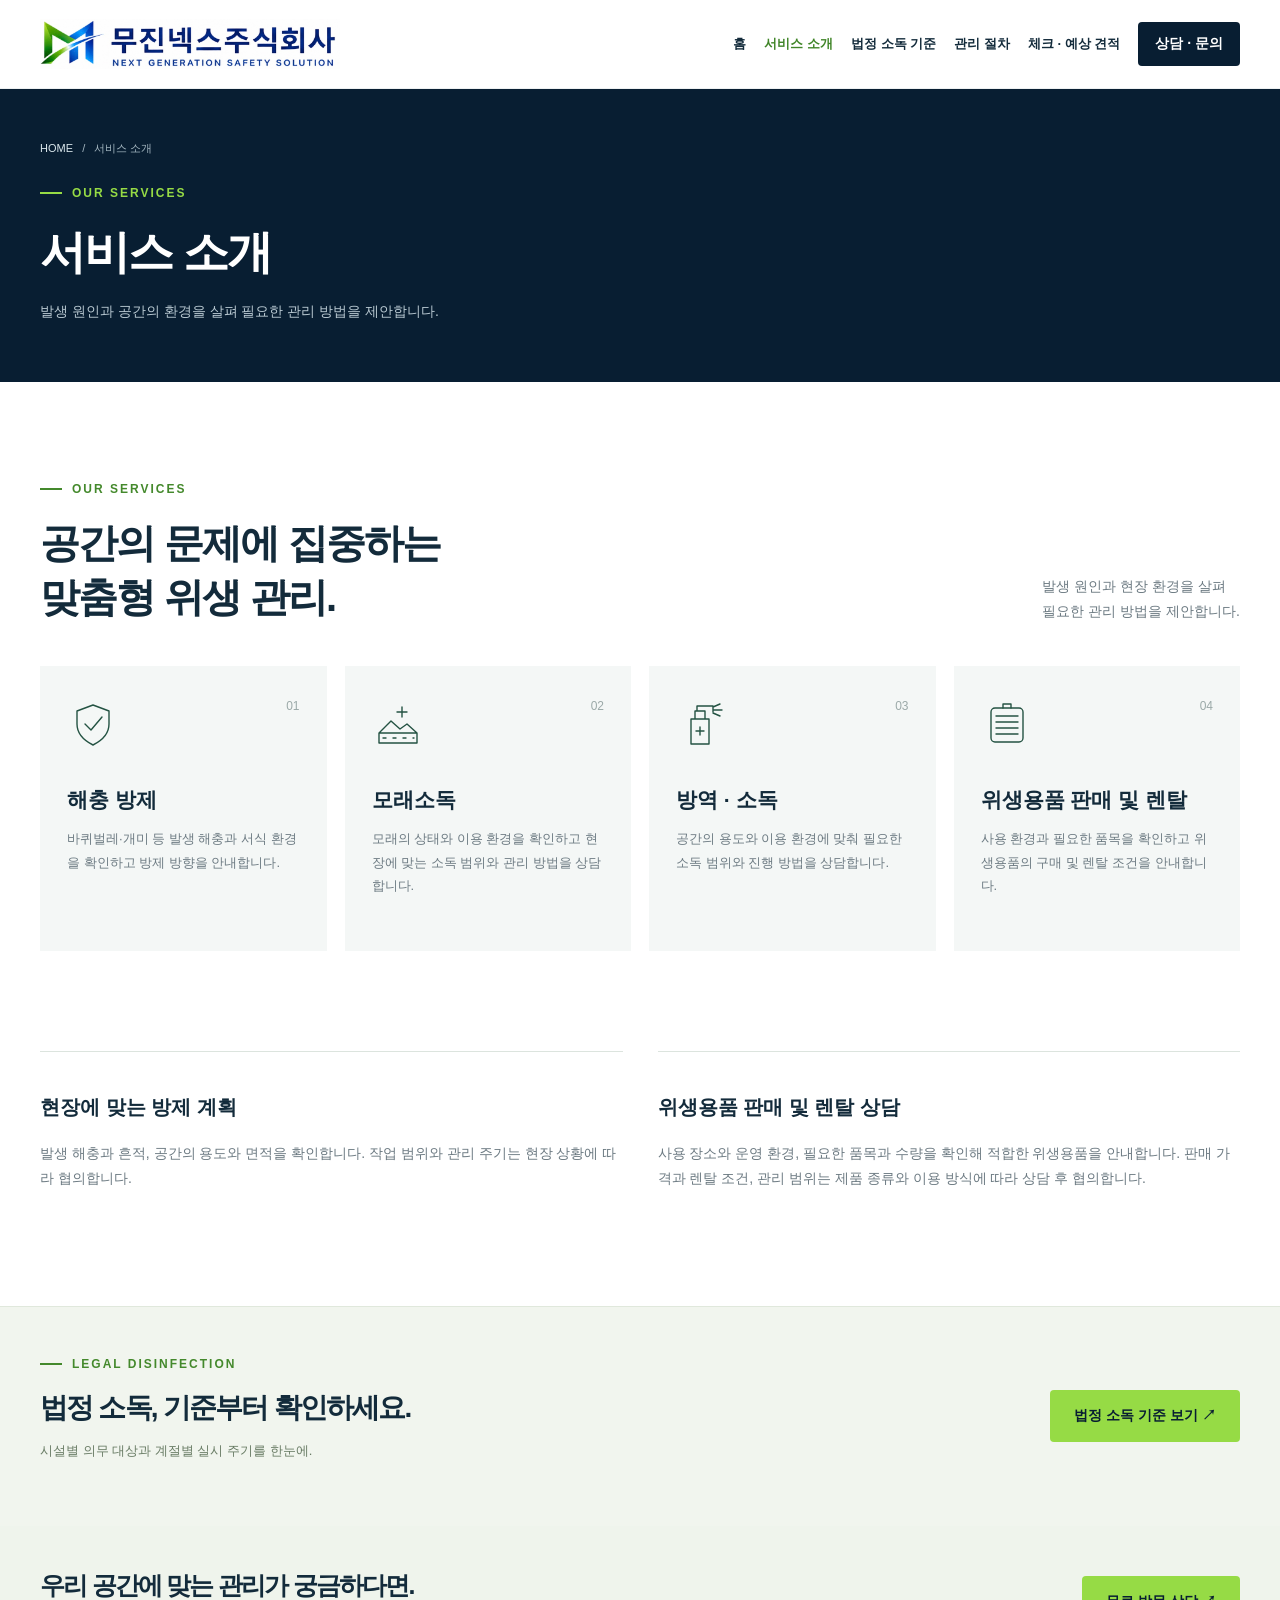
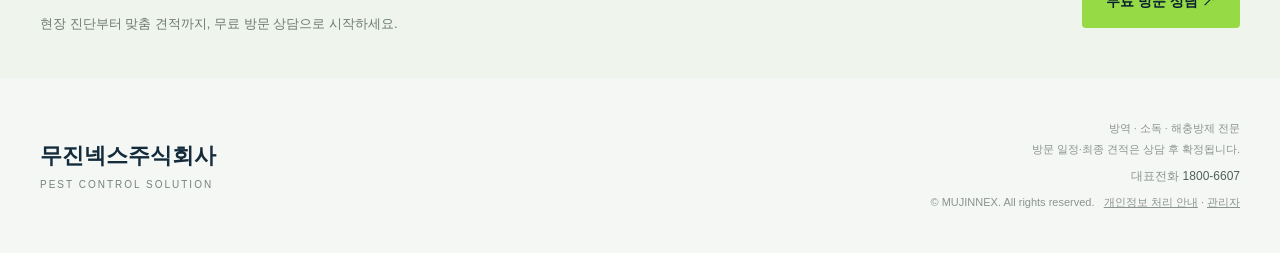
<file: services.html>
<!doctype html><html lang="ko"><head><link rel="canonical" href="https://www.mujinnex.co.kr/services.html"><meta charset="utf-8"><meta name="viewport" content="width=device-width,initial-scale=1"><meta name="description" content="무진넥스주식회사 본사의 전문 방역 서비스. 해충 방제, 법정 소독, 모래소독, 위생용품 판매·렌탈 등 맞춤형 방역·소독 서비스를 안내합니다. 대표전화 1800-6607."><title>방역·소독 서비스 소개 | 무진넥스주식회사 본사</title><link rel="stylesheet" href="assets/site.css?v=company-hero-v1"></head><body class=""><header><div class="nav"><a href="index.html" class="logo" aria-label="무진넥스 홈"><img src="assets/company-logo.jpg" alt="무진넥스주식회사 로고"></a><button class="mobile-menu" aria-expanded="false" aria-controls="mainNav" type="button">메뉴 ☰</button><nav id="mainNav" aria-label="주 메뉴"><a href="index.html">홈</a><a href="services.html" aria-current="page">서비스 소개</a><a href="legal.html">법정 소독 기준</a><a href="process.html">관리 절차</a><a href="quote.html">체크 · 예상 견적</a><a href="contact.html" class="navcta">상담 · 문의</a></nav></div></header><main><div class="page-banner"><div class="wrap"><div class="breadcrumbs"><a href="index.html">HOME</a> &nbsp; / &nbsp; 서비스 소개</div><div class="eyebrow">OUR SERVICES</div><h1>서비스 소개</h1><p>발생 원인과 공간의 환경을 살펴 필요한 관리 방법을 제안합니다.</p></div></div><section id="services"><div class="wrap"><div class="eyebrow">OUR SERVICES</div><div class="section-head"><h2>공간의 문제에 집중하는<br>맞춤형 위생 관리.</h2><p>발생 원인과 현장 환경을 살펴<br>필요한 관리 방법을 제안합니다.</p></div><div class="services"><article class="service"><span class="num">01</span><div class="icon"><svg viewBox="0 0 52 52"><path d="M26 6l16 6v13c0 10-8 17-16 21-8-4-16-11-16-21V12z"/><path d="M18 25l6 6 11-13"/></svg></div><h3>해충 방제</h3><p>바퀴벌레·개미 등 발생 해충과 서식 환경을 확인하고 방제 방향을 안내합니다.</p></article><article class="service"><span class="num">02</span><div class="icon"><svg viewBox="0 0 52 52"><path d="M7 34l12-12 9 8 7-5 10 9M7 34h38v10H7zM11 39h3m7 0h3m7 0h3m7 0h1M30 8v10m-5-5h10"/></svg></div><h3>모래소독</h3><p>모래의 상태와 이용 환경을 확인하고 현장에 맞는 소독 범위와 관리 방법을 상담합니다.</p></article><article class="service"><span class="num">03</span><div class="icon"><svg viewBox="0 0 52 52"><path d="M15 20h18v25H15zM19 20v-8h10v8m-8-8V7h16v6M37 8l7-3m-7 6h9m-9 3l7 3"/><path d="M20 32h8m-4-4v8"/></svg></div><h3>방역 · 소독</h3><p>공간의 용도와 이용 환경에 맞춰 필요한 소독 범위와 진행 방법을 상담합니다.</p></article><article class="service"><span class="num">04</span><div class="icon"><svg viewBox="0 0 52 52"><rect x="10" y="9" width="32" height="34" rx="4"/><path d="M15 17h22m-22 6h22m-22 6h22m-22 6h22M22 9V5h8v4"/></svg></div><h3>위생용품 판매 및 렌탈</h3><p>사용 환경과 필요한 품목을 확인하고 위생용품의 구매 및 렌탈 조건을 안내합니다.</p></article></div></div></section><section class="services-detail"><div class="wrap detail-list"><article class="detail"><h3>현장에 맞는 방제 계획</h3><p>발생 해충과 흔적, 공간의 용도와 면적을 확인합니다. 작업 범위와 관리 주기는 현장 상황에 따라 협의합니다.</p></article><article class="detail"><h3>위생용품 판매 및 렌탈 상담</h3><p>사용 장소와 운영 환경, 필요한 품목과 수량을 확인해 적합한 위생용품을 안내합니다. 판매 가격과 렌탈 조건, 관리 범위는 제품 종류와 이용 방식에 따라 상담 후 협의합니다.</p></article></div></section><aside class="legal-link"><div class="wrap"><div><span class="eyebrow">LEGAL DISINFECTION</span><h2>법정 소독, 기준부터 확인하세요.</h2><p>시설별 의무 대상과 계절별 실시 주기를 한눈에.</p></div><a class="btn" href="legal.html">법정 소독 기준 보기 ↗</a></div></aside><aside class="page-cta"><div class="wrap"><div><h2>우리 공간에 맞는 관리가 궁금하다면.</h2><p>현장 진단부터 맞춤 견적까지, 무료 방문 상담으로 시작하세요.</p></div><a class="btn" href="contact.html">무료 방문 상담 ↗</a></div></aside></main><footer><div class="footer-inner"><div class="footer-brand">무진넥스주식회사<small>PEST CONTROL SOLUTION</small></div><div class="footer-info">방역 · 소독 · 해충방제 전문<br>방문 일정·최종 견적은 상담 후 확정됩니다.<div class="footer-phones"><span>대표전화 <a href="tel:18006607">1800-6607</a></span></div>© MUJINNEX. All rights reserved. &nbsp; <a href="privacy.html">개인정보 처리 안내</a> · <a href="https://mujinnex-consultations.bigcat2.chatgpt.site/admin">관리자</a></div></div></footer><script src="assets/site.js"></script></body></html>
</file>
<file: assets/site.css>
:root{--navy:#081e32;--green:#96db45;--ink:#132b3b;--muted:#6c7a82}*{box-sizing:border-box}html{scroll-behavior:auto;scroll-padding-top:100px}body{margin:0;font-family:Arial,'Noto Sans KR',sans-serif;color:var(--ink);background:#fff}a{color:inherit;text-decoration:none}button,input,select,textarea{font:inherit}button,a{touch-action:manipulation}button{cursor:pointer}header{position:sticky;top:0;z-index:20;background:#ffffffed;border-bottom:1px solid #edf0f1;backdrop-filter:blur(15px)}.nav{max-width:1320px;margin:auto;height:88px;display:flex;align-items:center;justify-content:space-between;padding:0 40px}.logo{width:225px;height:65px;overflow:hidden;position:relative}.logo img{position:absolute;width:260px;max-width:none;left:-16px;top:-24px}nav{display:flex;align-items:center;gap:34px;font-size:14px;font-weight:600}.navcta,.btn{display:inline-flex;align-items:center;justify-content:center;gap:28px;padding:17px 24px;border-radius:4px;border:0;background:var(--green);color:var(--navy);font-weight:700;font-size:14px}.navcta{background:var(--navy);color:white;padding:13px 20px}.hero{background:var(--navy);min-height:680px;position:relative;overflow:hidden;color:white}.hero-photo{position:absolute;right:0;top:0;width:48%;height:100%;background-image:url('consultation.jpg');background-size:auto 155%;background-position:right top;filter:saturate(.65)}.hero:after{content:'';position:absolute;inset:0;background:linear-gradient(90deg,#081e32 43%,#081e32e8 58%,#081e3220 88%),linear-gradient(0deg,#081e3270,transparent 60%)}.hero-inner{position:relative;z-index:1;max-width:1320px;margin:auto;padding:82px 40px 60px}.eyebrow{font-size:12px;letter-spacing:2px;font-weight:700;color:#44892c;display:flex;align-items:center;gap:10px}.hero .eyebrow{color:#b7e68c}.eyebrow:before{content:'';width:22px;height:2px;background:currentColor}.hero h1{font-size:clamp(42px,4.7vw,67px);line-height:1.25;letter-spacing:-3px;margin:30px 0 24px;font-weight:750}.hero h1 em{font-style:normal;color:var(--green)}.hero p{color:#becad4;font-size:16px;line-height:1.9}.hero-actions{display:flex;gap:12px;margin-top:34px}.ghost{border:1px solid #617080;background:transparent;color:white}.hero-bottom{display:flex;gap:30px;margin-top:58px;font-size:12px;color:#bbcad3}.hero-bottom span:before{content:'✓';color:var(--green);margin-right:9px}.vertical{position:absolute;right:35px;bottom:55px;writing-mode:vertical-rl;letter-spacing:4px;font-size:10px;color:#c8d5dc}.strip{max-width:1240px;margin:auto;padding:28px 0;display:flex;justify-content:space-between;align-items:center;border-bottom:1px solid #e4e9e9;font-size:13px;color:#7c878c}.strip strong{color:#233c4a;font-size:15px}section{padding:100px 40px}.wrap{max-width:1240px;margin:auto}.section-head{display:flex;justify-content:space-between;align-items:end;margin:20px 0 42px;gap:30px}h2{font-size:40px;letter-spacing:-1.8px;line-height:1.35;margin:0}p{line-height:1.8}.section-head p{font-size:14px;color:var(--muted);margin:0}.services{display:grid;grid-template-columns:repeat(4,1fr);gap:18px}.service{padding:32px 26px;background:#f4f7f6;min-height:285px;border:1px solid transparent;transition:.25s}.service:hover{transform:translateY(-6px);border-color:#c2d9b6;background:#f0f6eb}.icon{width:52px;height:52px;color:#245343;margin-bottom:35px}.icon svg{width:100%;height:100%;fill:none;stroke:currentColor;stroke-width:1.4;stroke-linecap:round;stroke-linejoin:round}.service .num{float:right;color:#9ba9a8;font-size:12px}.service h3{font-size:21px;margin:0 0 13px}.service p{color:var(--muted);font-size:13px;margin:0}.spaces{background:#eff3ef}.space-grid{display:grid;grid-template-columns:1fr 1fr;gap:60px;align-items:center}.space-tabs{display:flex;gap:10px;flex-wrap:wrap;margin:30px 0}.tab{background:transparent;border:1px solid #cbd5cf;color:#56685d;padding:12px 19px;border-radius:30px;font-size:13px}.tab.active{background:var(--navy);border-color:var(--navy);color:white}.space-panel{border-top:1px solid #cbd5cf;padding-top:22px}.space-panel h3{font-size:23px;margin:0}.space-panel p{color:#66776e;font-size:14px;max-width:460px}.tags{display:flex;gap:9px;font-size:12px;color:#47723c}.tags span{background:#e1eada;padding:7px 10px}.architecture{height:440px;background:#dce5dc;position:relative;overflow:hidden;display:flex;align-items:center;justify-content:center}.architecture:before{content:'';position:absolute;width:310px;height:310px;border:1px solid #afc4ad;border-radius:50%;box-shadow:0 0 0 45px #d4dfd3,0 0 0 46px #bacdba}.building{width:260px;height:235px;position:relative;display:grid;grid-template-columns:repeat(4,1fr);gap:14px;padding:35px 28px 0;background:#fbfcf9;box-shadow:22px 22px 0 #aabca8;transform:skewY(-5deg)}.building:before{content:'MUJINNEX CARE';position:absolute;top:-30px;left:0;background:#183d30;color:#d1f3ac;width:100%;padding:12px;font-size:11px;letter-spacing:3px;text-align:center}.window{background:linear-gradient(135deg,#a5bfbb,#d2e2df);height:35px;border-bottom:3px solid #738f88}.building .door{height:66px;background:#355b4a;grid-column:2/4;align-self:end}.image-label{position:absolute;bottom:20px;left:24px;font-size:10px;color:#566e5b;letter-spacing:1.5px}.care-badge{position:absolute;right:24px;top:24px;padding:13px;background:#fff;color:#345c31;font-size:12px;border-radius:4px}.process{display:grid;grid-template-columns:repeat(4,1fr);margin-top:44px;gap:30px}.step{border-top:1px solid #d9e1dd;padding-top:24px}.step b{color:#5c972e;font-size:12px;letter-spacing:1px}.step h3{font-size:20px;margin:20px 0 12px}.step p{font-size:13px;color:var(--muted)}.consult{padding:80px 40px;background:var(--navy);color:white}.consult-grid{display:grid;grid-template-columns:.9fr 1.1fr;gap:90px;align-items:start}.consult h2{margin:22px 0;font-size:42px}.consult p{color:#adbdc7;font-size:14px}.consult .eyebrow{color:var(--green)}.poster-btn{border:0;border-bottom:1px solid #7e929e;background:none;padding:12px 0;color:#d7e3e9;font-size:13px}.form{background:#fff;color:var(--ink);padding:32px;border-radius:6px}.form h3{margin:0 0 12px;font-size:22px}.notice{background:#f2f6ef;padding:10px 12px;font-size:12px;color:#5c7055;line-height:1.7;margin-bottom:22px}.form-grid{display:grid;grid-template-columns:1fr 1fr;gap:18px}label{display:block;font-size:12px;font-weight:600}input,select,textarea{display:block;width:100%;margin-top:9px;border:1px solid #dbe2df;border-radius:3px;padding:12px;color:#354a56;background:white;font-size:13px}textarea{resize:vertical;min-height:80px}.full{grid-column:1/-1}.check{display:flex;align-items:center;gap:8px;color:#708078;font-size:11px;margin:18px 0}.check input{width:auto;margin:0}.form .btn{width:100%}.form-status{font-size:12px;line-height:1.7;color:#436d36;margin-top:14px}.faq{max-width:820px;margin:auto}.faq h2{text-align:center;margin-bottom:35px}.faq details{border-bottom:1px solid #dfe5e1;padding:23px 0}.faq summary{cursor:pointer;font-size:15px;font-weight:600;list-style:none;display:flex;justify-content:space-between}.faq summary:after{content:'+';color:#689442}.faq details[open] summary:after{content:'−'}.faq details p{font-size:14px;color:var(--muted);padding-right:30px}footer{padding:40px;background:#f5f7f5}.footer-inner{max-width:1240px;margin:auto;display:flex;justify-content:space-between;align-items:center;gap:20px}.footer-brand{font-size:22px;font-weight:800}.footer-brand small{display:block;letter-spacing:2px;font-size:10px;margin-top:8px;font-weight:400;color:#758279}.footer-info{font-size:11px;color:#8a948e;line-height:1.9;text-align:right}.menu{display:none}.modal{border:0;padding:0;background:transparent;max-width:600px;width:90vw;max-height:90vh}.modal::backdrop{background:#061522d9}.modal img{width:100%;display:block}.modal button{position:sticky;top:10px;float:right;margin:10px;border:0;border-radius:50%;background:#fff;width:36px;height:36px;font-size:20px}.sr{position:absolute;width:1px;height:1px;overflow:hidden;clip:rect(0,0,0,0)}@media(max-width:900px){.nav{padding:0 22px;height:76px}.logo{width:190px}.logo img{width:225px;top:-20px}nav{gap:18px;font-size:12px}.navcta{display:none}.hero-inner{padding:65px 26px}.hero h1{font-size:48px}.hero-photo{width:58%;opacity:.6}.hero:after{background:linear-gradient(90deg,#081e32 20%,#081e32d9 55%,#081e3250)}.strip{margin:0 26px;gap:20px;flex-wrap:wrap}.services{grid-template-columns:repeat(2,1fr)}section{padding:70px 26px}.space-grid,.consult-grid{gap:35px}.architecture{height:370px}.consult{padding:60px 26px}.consult-grid{grid-template-columns:1fr 1.2fr}.consult h2{font-size:34px}.form{padding:24px}.section-head h2,h2{font-size:33px}}@media(max-width:600px){nav a{display:none}nav a:last-child{display:block;font-size:12px}.hero{min-height:640px}.hero h1{font-size:43px;letter-spacing:-2px}.hero-inner{padding-top:62px}.hero p{font-size:14px}.hero-photo{width:78%;opacity:.38}.hero-bottom{gap:14px;flex-wrap:wrap;line-height:1.7;margin-top:48px}.vertical{display:none}.hero-actions{gap:8px}.btn{padding:16px 19px;gap:18px;font-size:13px}.strip{font-size:11px;padding:23px 0;gap:17px}.strip strong{width:100%;font-size:13px}.section-head{display:block;margin-bottom:30px}.section-head p{margin-top:18px}.services{gap:10px}.service{padding:22px 17px;min-height:265px}.service h3{font-size:18px}.service p{font-size:12px}.icon{margin-bottom:28px}.space-grid,.consult-grid{grid-template-columns:1fr}.architecture{height:340px;order:2}.space-tabs{gap:6px}.tab{padding:10px 13px}.process{grid-template-columns:1fr 1fr;gap:24px}.consult h2{font-size:36px}.form-grid{gap:14px}.footer-inner{display:block}.footer-info{text-align:left;margin-top:25px}.faq summary{font-size:14px}.eyebrow{font-size:10px}h2{font-size:31px}}

nav a[aria-current="page"]{color:#408528}nav .navcta[aria-current="page"]{color:#b9ec8d}.page-banner{background:var(--navy);color:white;padding:52px 40px 58px}.page-banner .eyebrow{color:var(--green)}.page-banner h1{font-size:46px;letter-spacing:-2px;margin:22px 0 15px}.page-banner p{color:#b9c9d2;font-size:14px;margin:0}.breadcrumbs{font-size:11px;color:#a4b7c1;margin-bottom:30px}.breadcrumbs a{color:#d8e5eb}.page-banner+.spaces{padding-top:65px}.page-cta{padding:43px 40px;background:#eff4ec}.page-cta .wrap{display:flex;align-items:center;justify-content:space-between;gap:24px}.page-cta h2{font-size:25px}.page-cta p{font-size:13px;color:#6c7a72;margin:9px 0 0}.section-link{font-size:13px;font-weight:600;display:inline-block;margin-top:25px;color:#467936}.home .hero{min-height:590px}.home .hero-inner{padding-top:65px;padding-bottom:45px}.home .hero-bottom{margin-top:36px}.home #services{padding:65px 40px}.home #services .section-head h2{font-size:32px}.home .service{min-height:230px}.home .icon{margin-bottom:22px}.home-paths{padding:0 40px 65px}.path-grid{display:grid;grid-template-columns:1fr 1fr;gap:22px}.path-card{border-top:1px solid #dae3dc;padding:25px 0 0;display:flex;justify-content:space-between;gap:20px}.path-card h3{font-size:22px;margin:0 0 8px}.path-card p{margin:0;color:#77837d;font-size:13px}.path-card .arrow{color:#538a39;font-size:25px}.mobile-menu{display:none}.services-detail{padding-top:0}.detail-list{display:grid;grid-template-columns:1fr 1fr;gap:35px}.detail{border-top:1px solid #dce4de;padding-top:22px}.detail h3{font-size:20px}.detail p{font-size:14px;color:#6c7a82}.process-note{background:#f3f6f1;padding:28px;margin-top:42px;font-size:14px;color:#61715e}.consult-page .consult{padding-top:65px}.consult-page .faq-section{padding-top:65px}@media(max-width:900px){nav{gap:20px}.navcta{display:inline-flex}}@media(max-width:700px){.mobile-menu{display:block;background:transparent;border:1px solid #d6dfd8;padding:9px 13px;border-radius:3px;color:var(--navy);font-size:13px}.nav{position:relative}nav{display:none;position:absolute;top:76px;left:0;right:0;background:#fff;box-shadow:0 10px 20px #0b1e3210;padding:15px 25px;flex-direction:column;align-items:stretch;gap:0}nav.is-open{display:flex}nav a,nav a:last-child{display:block!important;padding:15px 12px;font-size:14px;border-bottom:1px solid #edf0ed}.navcta{margin-top:10px}nav .navcta{border:0}.page-banner{padding:35px 26px 40px}.page-banner h1{font-size:35px}.breadcrumbs{margin-bottom:25px}.page-cta{padding:35px 26px}.page-cta .wrap{align-items:start;flex-direction:column}.path-grid,.detail-list{grid-template-columns:1fr}.home-paths{padding:0 26px 45px}.home #services{padding:55px 26px}.home .hero{min-height:620px}.home .hero h1{font-size:41px}.page-banner p{line-height:1.8}.consult-page .consult{padding-top:45px}}

nav{gap:22px}.legal-intro{padding-bottom:55px}.legal-cards{display:grid;grid-template-columns:repeat(3,1fr);gap:20px}.legal-cards article{background:#f2f6ef;padding:28px}.legal-cards b{color:#508631;font-size:11px;letter-spacing:1px}.legal-cards h3{font-size:21px;margin:18px 0 12px}.legal-cards p,.table-intro{font-size:14px;color:#6b7a71}.legal-table-section{padding-top:0}.legal-table-section h2{font-size:32px}.table-scroll{overflow-x:auto;margin-top:28px;border:1px solid #dce4dd}.legal-table{border-collapse:collapse;width:100%;min-width:740px;font-size:13px;line-height:1.7}.legal-table th,.legal-table td{text-align:left;padding:19px 20px;border-bottom:1px solid #e0e7e1}.legal-table thead{background:#0b2637;color:white}.legal-table thead th{white-space:nowrap}.legal-table tbody th{width:23%;font-weight:600}.legal-table tbody td:nth-child(2){width:39%;color:#637268}.legal-table td:nth-child(n+3){white-space:nowrap;color:#346c2e}.legal-table tbody tr:nth-child(even){background:#f6f8f5}.legal-note{padding:24px 28px;background:#eff4ea;margin-top:25px;font-size:13px;line-height:1.8}.legal-note p{color:#61705a}.legal-sources{margin-top:30px;font-size:12px;color:#68796e}.legal-sources a{display:inline-block;color:#345e33;border-bottom:1px solid #adc5a4;padding-bottom:5px;margin:8px 24px 8px 0}.legal-link{padding:50px 40px;background:#f1f5ee;border-top:1px solid #e0e8dc}.legal-link .wrap{display:flex;align-items:center;justify-content:space-between;gap:25px}.legal-link h2{font-size:28px;margin-top:18px}.legal-link p{color:#697c65;font-size:13px}.field-section{padding:70px 40px}.field-section h2{font-size:34px}.field-grid{display:grid;grid-template-columns:1fr 1fr;gap:24px;margin-top:30px}.field-card{margin:0;background:#f3f6f2}.field-card img{display:block;width:100%;aspect-ratio:3/2;object-fit:cover}.field-card figcaption{padding:22px 24px}.field-card h3{margin:10px 0;font-size:21px}.field-card p{font-size:13px;color:#68796c;margin:0}.ai-label{display:inline-block;font-size:10px;letter-spacing:.5px;color:#416737;background:#e0ebd8;padding:5px 9px}.field-footnote{font-size:12px;color:#778579;margin-top:20px}.hero-ai-label{position:absolute;right:24px;bottom:20px;z-index:3;color:#d8e7d5;background:#082333b8;padding:6px 10px;font-size:10px}.hero .hero-photo{background-image:url('hero-company.jpg');background-size:cover;background-position:center top;filter:none}.hero:after{background:linear-gradient(90deg,#081e32 40%,#081e32e6 55%,#081e3226 90%)}@media(max-width:1000px) and (min-width:701px){.nav{padding:0 22px}.logo{width:190px}nav{gap:13px;font-size:12px}.navcta{padding:12px 15px}.legal-cards{gap:12px}.legal-cards article{padding:23px}}@media(max-width:700px){nav{gap:0}.legal-cards,.field-grid{grid-template-columns:1fr}.legal-link{padding:35px 26px}.legal-link .wrap{align-items:start;flex-direction:column}.legal-link h2{font-size:25px}.legal-table th,.legal-table td{padding:14px}.legal-table-section h2{font-size:27px}.field-section{padding:50px 26px}.field-section h2{font-size:29px}.hero:after{background:linear-gradient(90deg,#081e32f5 15%,#081e32c9 60%,#081e3260)}.hero-ai-label{bottom:12px;right:16px;font-size:9px}.legal-intro{padding-bottom:35px}}
.home-gateway{padding:70px 40px}.home-gateway h2{font-size:34px;margin:20px 0 32px}.gateway-grid{display:grid;grid-template-columns:repeat(3,1fr);gap:22px}.gateway-grid a{padding:27px;border:1px solid #dce5dd;transition:.2s}.gateway-grid a:hover{background:#f2f6ee;transform:translateY(-3px)}.gateway-grid span{color:#5a8b39;font-size:12px}.gateway-grid h3{font-size:22px;margin:22px 0 10px}.gateway-grid p{font-size:13px;color:#718074;margin:0}.tool-section{padding:65px 40px}.tool-layout{display:grid;grid-template-columns:1.3fr .85fr;gap:45px;align-items:start}.checklist-form{border:1px solid #dbe5dc;padding:34px}.checklist-form fieldset,.booking-check fieldset{border:0;padding:0 0 28px;margin:0 0 28px;border-bottom:1px solid #e0e7e0;min-width:0}.checklist-form legend,.booking-check legend{font-size:19px;font-weight:700;margin-bottom:22px}.checklist-form legend span,.booking-check legend span{color:#72a044;font-size:12px;margin-right:12px}.choices{display:flex;gap:12px;flex-wrap:wrap;margin:0 0 23px}.choices label{display:flex;align-items:center;gap:8px;padding:11px 13px;border:1px solid #dce5dd;border-radius:4px;font-size:12px}.choices input{width:16px;height:16px;margin:0;accent-color:#568530}.signs{margin:22px 0 0}.estimate-panel{padding:30px;background:#eff4eb;position:sticky;top:110px}.estimate-panel h2{font-size:26px;margin:22px 0}.estimate-panel p{font-size:13px;color:#66785f}.estimate-price{font-size:29px;font-weight:750;letter-spacing:-1px;color:#173b29;line-height:1.4}.estimate-line{border-bottom:1px solid #d4e0ce;padding:12px 0}.estimate-line strong{display:block;color:#344f2d;margin-bottom:5px}.estimate-foot{font-size:12px;line-height:1.8;color:#798770;border-top:1px solid #d2dfcc;margin:20px 0;padding-top:20px}.estimate-panel .btn{width:100%;margin-top:10px}.manual-line{padding:10px 12px;background:#e4ebde}.estimate-detail{font-size:11px!important}.booking-layout{display:grid;grid-template-columns:.75fr 1.25fr;gap:65px;align-items:start}.booking-intro h2{font-size:36px}.booking-intro p,.booking-intro li{font-size:14px;color:#6b7b6c;line-height:1.9}.booking-intro ol{padding-left:20px;margin:25px 0 35px}.booking-intro .estimate-panel{position:static;padding:24px}.booking-form{border:1px solid #dce4dd}.booking-check{margin:25px 0;border-top:1px solid #dde6dd;padding-top:20px}.booking-check summary{cursor:pointer;font-size:15px;font-weight:700;margin-bottom:25px}.booking-check legend{font-size:15px}.booking-check .form-grid{gap:14px}.booking-form small,.checklist-form small{display:block;font-size:10px;color:#7a8878;font-weight:400;margin-top:7px}.privacy-consent{background:#f2f6ef;padding:18px;margin:22px 0;font-size:12px;line-height:1.9}.privacy-consent p{font-size:11px;color:#63755d}.privacy-consent a{font-size:11px;text-decoration:underline}.privacy-consent .check{font-size:12px;color:#354e2d;align-items:start}.privacy-consent input{flex-shrink:0;margin-top:4px}.honeypot{position:absolute;left:-10000px;width:1px;height:1px;overflow:hidden}.form-status.success{padding:20px;background:#e6f2df;color:#2e5e21;font-size:14px}.privacy-page{max-width:850px}.privacy-page h2{font-size:30px}.privacy-page h3{margin-top:35px;font-size:20px}.privacy-page p{font-size:14px;color:#6b7b70}.btn:disabled{opacity:.6;cursor:wait}.admin-toolbar{display:flex;align-items:center;justify-content:space-between;gap:20px}.admin-toolbar h2{font-size:30px}.admin-toolbar>div{display:flex;gap:10px}.admin-toolbar select{margin:0;min-width:130px}.admin-record{border:1px solid #dce5de;padding:28px;margin:20px 0;background:#fff}.record-head{display:flex;justify-content:space-between;gap:15px}.record-head h3{margin:0;font-size:22px}.record-head span{padding:6px 12px;background:#e6f0dd;color:#40722d;font-size:12px}.admin-record p{font-size:13px;color:#657567;white-space:pre-wrap;overflow-wrap:anywhere}.admin-record form{border-top:1px solid #e1e8e1;margin-top:20px;padding-top:20px}.admin-record select{max-width:220px;margin-bottom:15px}.admin-record button{margin-top:15px}.admin-prices{margin-top:45px;padding:28px;background:#f0f4ed}.admin-prices summary{font-size:21px;font-weight:700;cursor:pointer}.admin-prices p{font-size:13px;color:#65745f}.admin-prices button{margin-top:22px}#adminCount{font-size:12px;color:#6a7d65}nav{gap:18px;font-size:13px}nav .navcta{padding:13px 17px}footer a{text-decoration:underline}.checklist-form>.btn{width:100%}@media(max-width:1100px){.logo{width:175px}nav{gap:12px;font-size:12px}}@media(max-width:950px){.mobile-menu{display:block;background:transparent;border:1px solid #d6dfd8;padding:9px 13px;border-radius:3px;color:var(--navy);font-size:13px}.nav{position:relative;height:76px}nav{display:none;position:absolute;top:76px;left:0;right:0;background:#fff;box-shadow:0 10px 20px #0b1e3210;padding:15px 25px;flex-direction:column;align-items:stretch;gap:0}nav.is-open{display:flex}nav a,nav a:last-child{display:block!important;padding:15px 12px;font-size:14px;border-bottom:1px solid #edf0ed}nav .navcta{padding:15px 12px;margin-top:10px}.gateway-grid{grid-template-columns:1fr 1fr}.tool-layout{gap:25px;grid-template-columns:1.15fr 1fr}.booking-layout{gap:30px;grid-template-columns:.7fr 1.3fr}.checklist-form{padding:24px}.estimate-panel{padding:24px}.estimate-price{font-size:24px}}@media(max-width:700px){.home-gateway,.tool-section{padding:45px 26px}.home-gateway h2{font-size:28px}.gateway-grid,.tool-layout,.booking-layout{grid-template-columns:1fr}.gateway-grid{gap:12px}.gateway-grid a{padding:24px}.estimate-panel{position:static}.checklist-form{padding:22px 18px}.checklist-form legend{font-size:17px}.choices{gap:8px}.choices label{font-size:11px;padding:10px}.booking-intro h2{font-size:30px}.booking-form{padding:22px 18px}.admin-toolbar{align-items:start;flex-direction:column}.admin-toolbar h2{font-size:26px}.admin-record{padding:22px 18px}.record-head{flex-direction:column}.record-head span{align-self:start}.admin-prices{padding:22px 18px}.form-grid{grid-template-columns:1fr}.full{grid-column:auto}.privacy-consent{padding:14px}.hero-actions{flex-wrap:wrap}}
.delete-record{margin-left:12px;background:white;border:1px solid #d9c4be;color:#925c4e;padding:16px;cursor:pointer;font-size:12px}.booking-form .form-grid{margin-bottom:8px}
[hidden]{display:none!important}.kakao-button{background:#fee500;color:#272319}.estimate-panel .kakao-button{margin-top:12px}.booking-intro>.kakao-button{margin-top:14px}.chat-note{font-size:11px!important;color:#7a806e!important}.hero-actions{flex-wrap:wrap}.hero-actions .kakao-button{font-size:13px;padding:17px 20px}.product-help{font-size:12px;color:#72806c}

.footer-phones{display:flex;justify-content:flex-end;gap:14px;margin:5px 0;font-size:12px;flex-wrap:wrap}.footer-phones a{color:#4f6258;text-decoration:none;white-space:nowrap}.contact-phones{display:flex;flex-direction:column;gap:8px;font-size:13px;line-height:1.7;margin-top:22px;color:#66776a}.contact-phones a{color:#1b3d34;white-space:nowrap}@media(max-width:600px){.footer-phones{justify-content:flex-start;gap:8px 14px}}

.rental-maintenance{font-size:12px;line-height:1.8;color:#526e47;background:#e4eddc;padding:14px;margin:18px 0}.estimate-panel .rental-maintenance{font-size:12px}

.price-baselines{padding:16px 0;border-top:1px solid #d4dfcd;border-bottom:1px solid #d4dfcd;margin-bottom:22px}.price-baselines strong,.price-baselines span,.price-baselines small{display:block;line-height:1.8}.price-baselines strong{font-size:16px;color:#285329}.price-baselines span{font-size:12px;margin-top:6px}.price-baselines small{font-size:10px;color:#6b7a62;margin-top:6px}

.quote-comparison{width:100%;border-collapse:collapse;font-size:12px;margin:18px 0}.quote-comparison th,.quote-comparison td{padding:13px 8px;border-bottom:1px solid #cbdac2;text-align:left;line-height:1.8}.quote-comparison th{font-weight:600;width:42%}

/* Full-width company wordmark, without cropping. */
.logo{width:300px;height:60px;flex-shrink:0;display:flex;align-items:center;overflow:visible}.logo img{position:static;width:100%;height:auto;max-width:100%;object-fit:contain}@media(max-width:1100px){.logo{width:250px}}@media(max-width:600px){.nav{padding-left:20px;padding-right:20px}.logo{width:min(260px,calc(100vw - 130px));height:56px}}

.hero h1.company-intro{font-size:clamp(30px,3.2vw,44px);line-height:1.45;letter-spacing:-1.6px;word-break:keep-all}@media(max-width:600px){.hero h1.company-intro{font-size:clamp(23px,5.8vw,34px);letter-spacing:-1px}}
</file>
